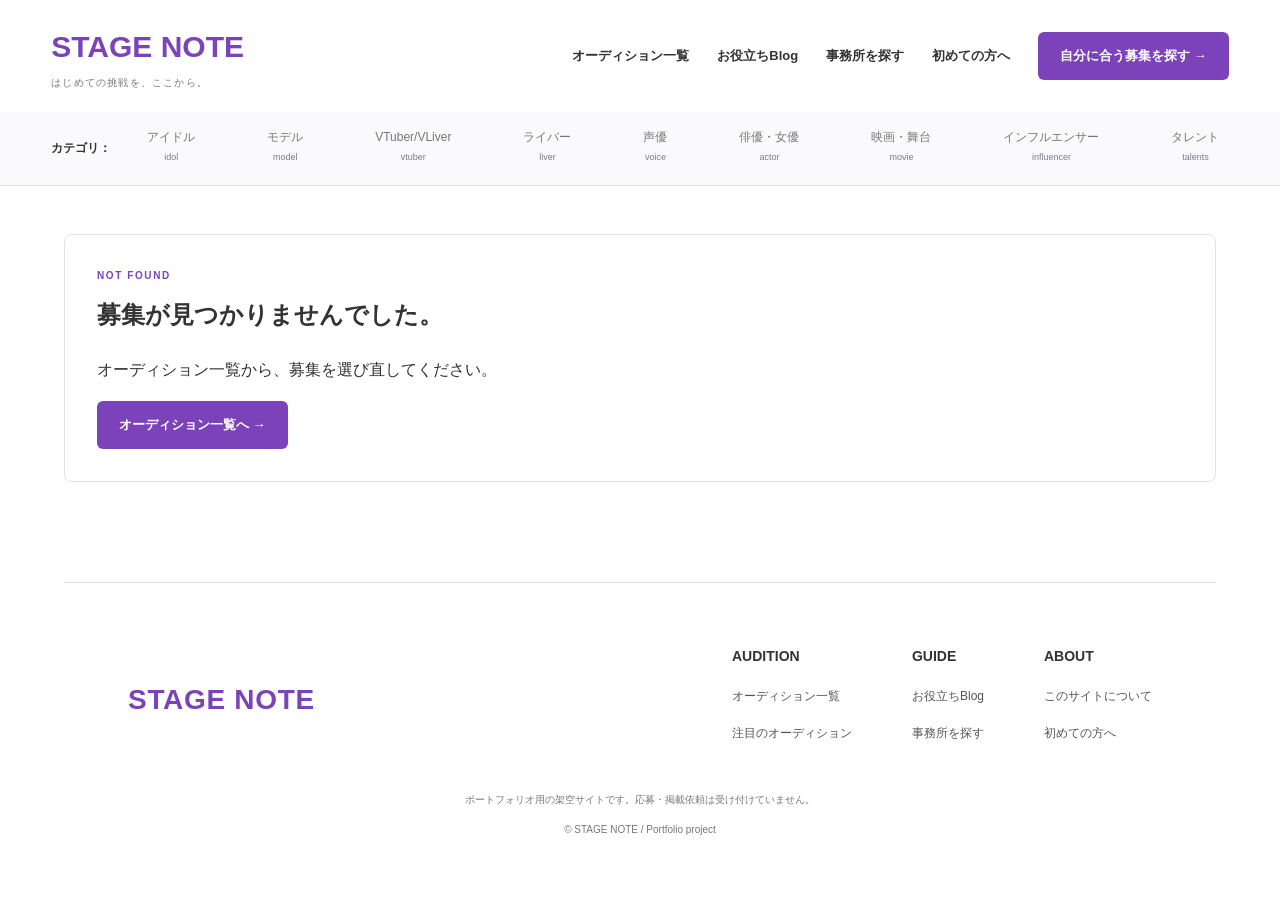
<file: application.html>
<!doctype html>
<html lang="ja">
<head>
  <meta charset="UTF-8">
  <meta name="viewport" content="width=device-width, initial-scale=1">
  <meta
    name="description"
    content="STAGE NOTEのオーディション詳細。掲載内容はポートフォリオ用の架空の募集です。"
  >
  <title>オーディション詳細｜STAGE NOTE</title>

  <link rel="stylesheet" href="application.css">
  <link rel="stylesheet" href="category.css">
  <link rel="stylesheet" href="footer.css">
</head>

<body class="detail-page">
  <a class="dt-skip" href="#main">本文へ移動</a>

  <header class="dt-header">
    <div class="dt-header-inner">
      <a class="dt-logo" href="index.html">
        STAGE NOTE
        <small>はじめての挑戦を、ここから。</small>
      </a>

      <button
        class="dt-menu-button"
        type="button"
        aria-controls="dt-navigation"
        aria-expanded="false"
        hidden
      >
        メニュー
      </button>

      <nav
        id="dt-navigation"
        class="dt-navigation"
        aria-label="メインナビゲーション"
      >
        <a href="audition.html">オーディション一覧</a>
        <a href="blog.html">お役立ちBlog</a>
        <a href="search.html">事務所を探す</a>
        <a href="index.html#first-guide">初めての方へ</a>
        <a class="dt-button" href="audition.html">
          自分に合う募集を探す →
        </a>
      </nav>
    </div>
  </header>

  <!-- 共通カテゴリー -->
  <nav class="site-category" aria-label="カテゴリから探す">
    <p class="site-category__label">カテゴリ：</p>
    <div class="site-category__scroll">
      <ul class="site-category__list">
        <li>
          <a href="audition.html?category=idol">
            <span>アイドル</span><small>idol</small>
          </a>
        </li>
        <li>
          <a href="audition.html?category=model">
            <span>モデル</span><small>model</small>
          </a>
        </li>
        <li>
          <a href="audition.html?category=vtuber">
            <span>VTuber/VLiver</span><small>vtuber</small>
          </a>
        </li>
        <li>
          <a href="audition.html?category=liver">
            <span>ライバー</span><small>liver</small>
          </a>
        </li>
        <li>
          <a href="audition.html?category=voice">
            <span>声優</span><small>voice</small>
          </a>
        </li>
        <li>
          <a href="audition.html?category=actor">
            <span>俳優・女優</span><small>actor</small>
          </a>
        </li>
        <li>
          <a href="audition.html?category=movie">
            <span>映画・舞台</span><small>movie</small>
          </a>
        </li>
        <li>
          <a href="audition.html?category=influencer">
            <span>インフルエンサー</span><small>influencer</small>
          </a>
        </li>
        <li>
          <a href="audition.html?category=talents">
            <span>タレント</span><small>talents</small>
          </a>
        </li>
        <li>
          <a href="audition.html?category=music">
            <span>音楽</span><small>music</small>
          </a>
        </li>
        <li>
          <a href="audition.html?category=work">
            <span>案件</span><small>work</small>
          </a>
        </li>
        <li>
          <a href="audition.html?category=media">
            <span>メディア</span><small>media</small>
          </a>
        </li>
      </ul>
    </div>
  </nav>

  <main id="main" class="dt-wrap">
    <!-- JSが実行されると非表示になります -->
    <p id="dt-loading" class="dt-message" role="status">
      募集内容を読み込んでいます。
      表示されない場合はJavaScriptの読み込みを確認してください。
    </p>

    <noscript>
      <p class="dt-message">
        詳細の表示にはJavaScriptが必要です。
        <a href="audition.html">オーディション一覧へ戻る</a>
      </p>
    </noscript>

    <!-- IDが存在しない場合 -->
    <section id="dt-error" class="dt-error" hidden>
      <p class="dt-eyebrow">NOT FOUND</p>
      <h1>募集が見つかりませんでした。</h1>
      <p>オーディション一覧から、募集を選び直してください。</p>
      <a class="dt-button" href="audition.html">
        オーディション一覧へ →
      </a>
    </section>

    <!-- 募集詳細 -->
    <div id="dt-content" hidden>
      <nav class="dt-breadcrumb" aria-label="パンくず">
        <ol>
          <li><a href="index.html">TOP</a></li>
          <li><a href="audition.html">オーディション一覧</a></li>
          <li>
            <a id="dt-category-link" href="audition.html"></a>
          </li>
          <li id="dt-breadcrumb-title" aria-current="page"></li>
        </ol>
      </nav>

      <p class="dt-notice">
        ポートフォリオ用の架空の募集です。実際の応募は受け付けていません。
      </p>

      <div class="dt-layout">
        <article class="dt-article">
          <header class="dt-article-header">
            <div class="dt-tags">
              <span id="dt-category" class="dt-tag"></span>
              <span id="dt-experience" class="dt-tag dt-tag-light"></span>
            </div>

            <h1 id="dt-title"></h1>
            <p id="dt-description" class="dt-intro"></p>

            <div class="dt-visual" id="dt-visual" aria-hidden="true">
              <span id="dt-visual-category"></span>
              <strong id="dt-visual-title"></strong>
              <small>はじめての挑戦を、ここから。</small>
            </div>
          </header>

          <!-- 募集のポイント -->
          <section class="dt-point" aria-labelledby="point-title">
            <p class="dt-eyebrow">POINT</p>
            <h2 id="point-title">この募集のポイント</h2>
            <ul id="dt-points"></ul>
          </section>

          <!-- ページ内リンク -->
          <nav class="dt-local-nav" aria-label="募集詳細の各項目へ">
            <a href="#overview">募集概要</a>
            <a href="#requirements">応募条件</a>
            <a href="#selection">選考の流れ</a>
            <a href="#after-selection">合格後の活動</a>
          </nav>

          <section class="dt-section" id="overview">
            <p class="dt-eyebrow">ABOUT</p>
            <h2>募集概要</h2>
            <p id="dt-overview" class="dt-paragraph"></p>
          </section>

          <section class="dt-section" id="requirements">
            <p class="dt-eyebrow">REQUIREMENTS</p>
            <h2>応募条件・募集要項</h2>

            <dl class="dt-specs">
              <div>
                <dt>応募資格</dt>
                <dd id="dt-qualification"></dd>
              </div>
              <div>
                <dt>活動エリア</dt>
                <dd id="dt-area"></dd>
              </div>
              <div>
                <dt>提出物</dt>
                <dd id="dt-materials"></dd>
              </div>
              <div>
                <dt>応募方法</dt>
                <dd>Web応募を想定したサンプルです。</dd>
              </div>
              <div>
                <dt>選考参加費</dt>
                <dd id="dt-fee"></dd>
              </div>
              <div>
                <dt>活動時の費用・報酬</dt>
                <dd id="dt-activity-terms"></dd>
              </div>
              <div>
                <dt>応募締切</dt>
                <dd><time id="dt-deadline"></time></dd>
              </div>
              <div>
                <dt>主催</dt>
                <dd id="dt-organizer"></dd>
              </div>
            </dl>
          </section>

          <section class="dt-section" id="selection">
            <p class="dt-eyebrow">SELECTION</p>
            <h2>選考の流れ</h2>
            <ol class="dt-steps" id="dt-steps"></ol>
          </section>

          <section class="dt-section" id="after-selection">
            <p class="dt-eyebrow">NEXT STEP</p>
            <h2>合格後の活動</h2>
            <p id="dt-after" class="dt-paragraph"></p>
          </section>

          <section class="dt-section">
            <p class="dt-eyebrow">FAQ</p>
            <h2>よくある質問</h2>
            <div class="dt-faq" id="dt-faq"></div>
          </section>

          <div class="dt-demo-note">
            <h2>この募集について</h2>
            <p>
              掲載内容はサイトの機能・デザインを紹介するためのサンプルです。
              応募フォームや個人情報の送信機能は設置していません。
            </p>
            <a class="dt-button" href="audition.html">
              ほかのオーディションを見る →
            </a>
          </div>
        </article>

        <!-- PCでは右側、スマホでは本文の下に表示 -->
        <aside class="dt-sidebar" aria-label="募集情報のまとめ">
          <div class="dt-summary">
            <p class="dt-eyebrow">AUDITION INFO</p>
            <h2>募集情報</h2>

            <dl>
              <div>
                <dt>カテゴリー</dt>
                <dd id="dt-summary-category"></dd>
              </div>
              <div>
                <dt>活動エリア</dt>
                <dd id="dt-summary-area"></dd>
              </div>
              <div>
                <dt>締切</dt>
                <dd id="dt-summary-deadline"></dd>
              </div>
            </dl>

            <a class="dt-button" href="#requirements">
              募集要項を確認する ↓
            </a>
            <p class="dt-summary-note">架空の募集・応募受付なし</p>
          </div>

          <a class="dt-blog-link" href="blog.html">
            <span>はじめての応募に</span>
            <strong>準備のヒントを読む →</strong>
          </a>
        </aside>
      </div>

      <section class="dt-related" aria-labelledby="related-title">
        <p class="dt-eyebrow">MORE AUDITIONS</p>
        <h2 id="related-title">ほかの募集も見てみる</h2>
        <ul id="dt-related-list"></ul>
      </section>
    </div>
  </main>

  <footer class="site-footer">
    <div class="site-footer__main">
      <a class="site-footer__logo" href="index.html">STAGE NOTE</a>

      <nav class="site-footer__nav" aria-label="フッターナビゲーション">
        <div class="site-footer__group">
          <h2>AUDITION</h2>
          <ul>
            <li><a href="audition.html">オーディション一覧</a></li>
            <li><a href="pick-up.html">注目のオーディション</a></li>
          </ul>
        </div>
        <div class="site-footer__group">
          <h2>GUIDE</h2>
          <ul>
            <li><a href="blog.html">お役立ちBlog</a></li>
            <li><a href="search.html">事務所を探す</a></li>
          </ul>
        </div>
        <div class="site-footer__group">
          <h2>ABOUT</h2>
          <ul>
            <li><a href="index.html#about-site">このサイトについて</a></li>
            <li><a href="index.html#first-guide">初めての方へ</a></li>
          </ul>
        </div>
      </nav>
    </div>

    <p class="site-footer__note">
      ポートフォリオ用の架空サイトです。応募・掲載依頼は受け付けていません。
    </p>
    <p class="site-footer__copyright">
      <small>© STAGE NOTE / Portfolio project</small>
    </p>
  </footer>

  <!-- この順番で読み込みます -->
  <script src="https://ajax.googleapis.com/ajax/libs/jquery/3.6.0/jquery.min.js"></script>
  <script src="js/audition-data.js"></script>
  <script src="js/application.js"></script>
</body>
</html>
</file>
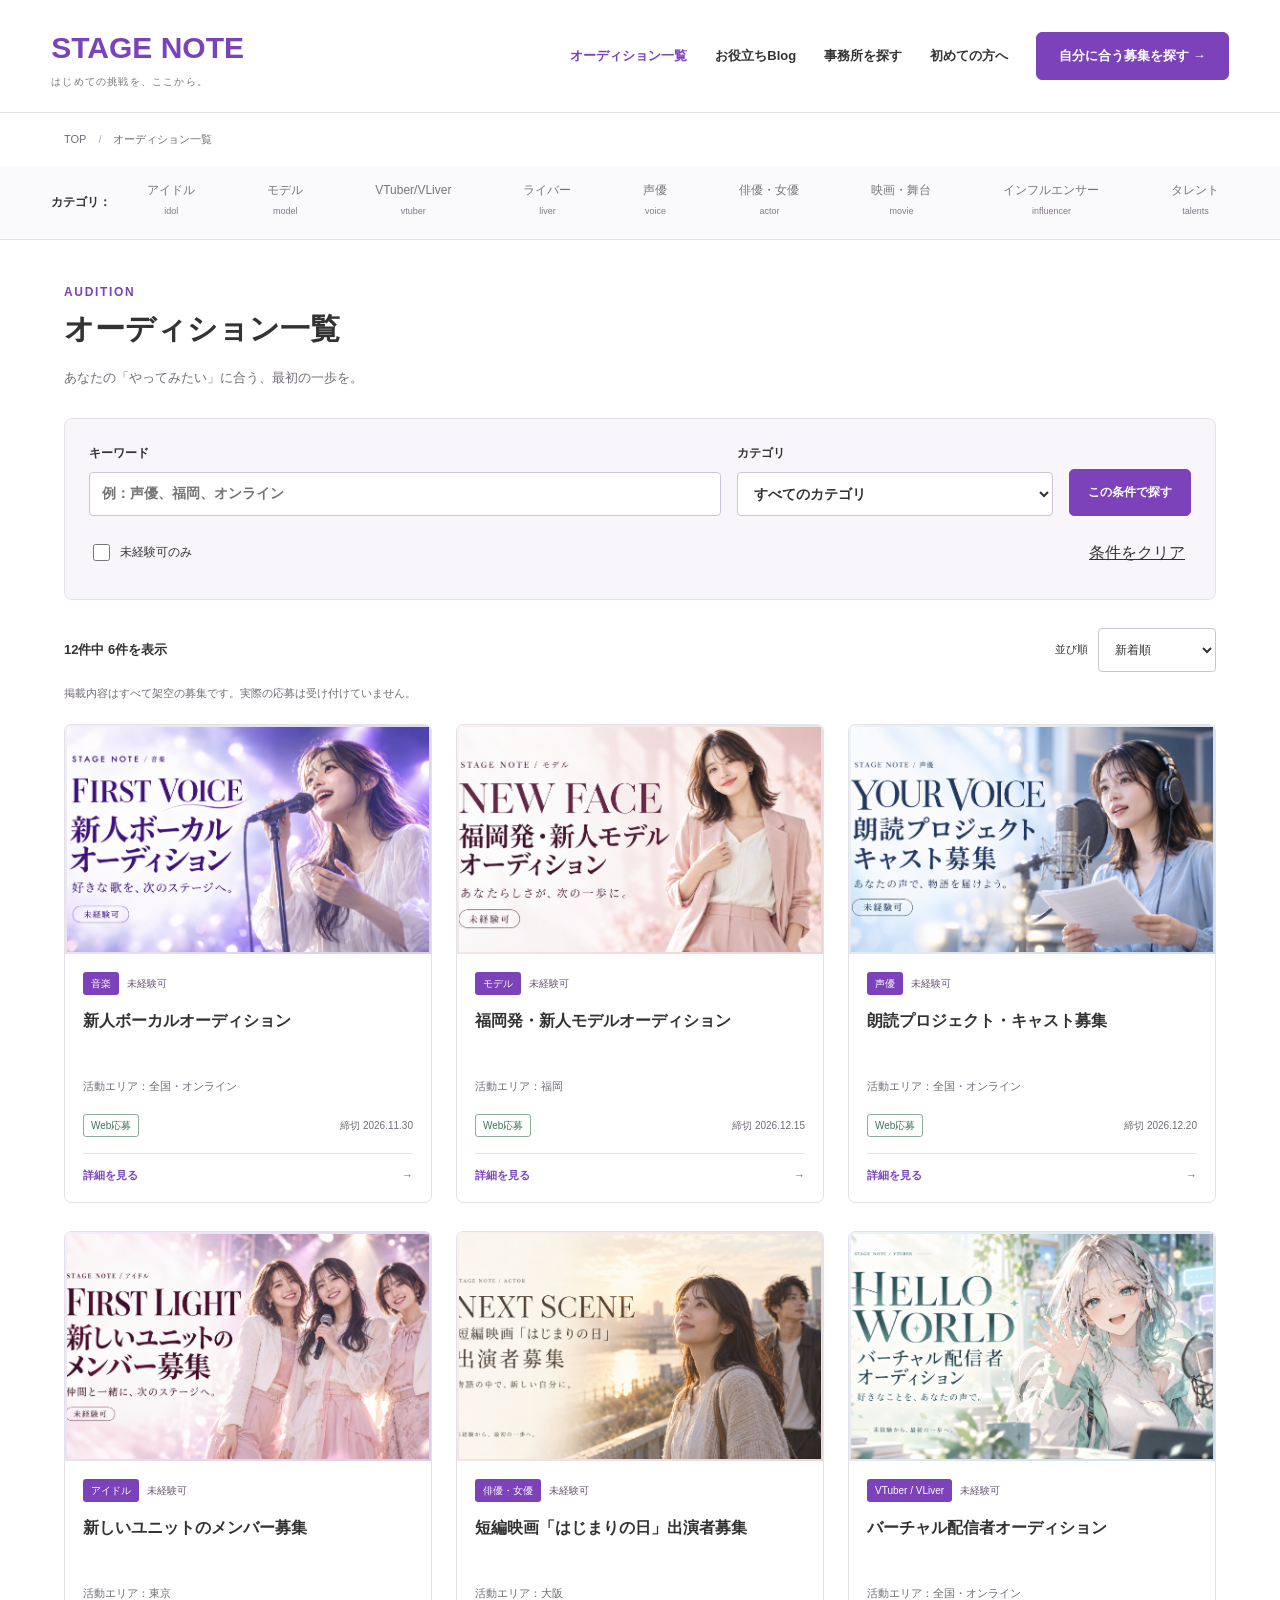
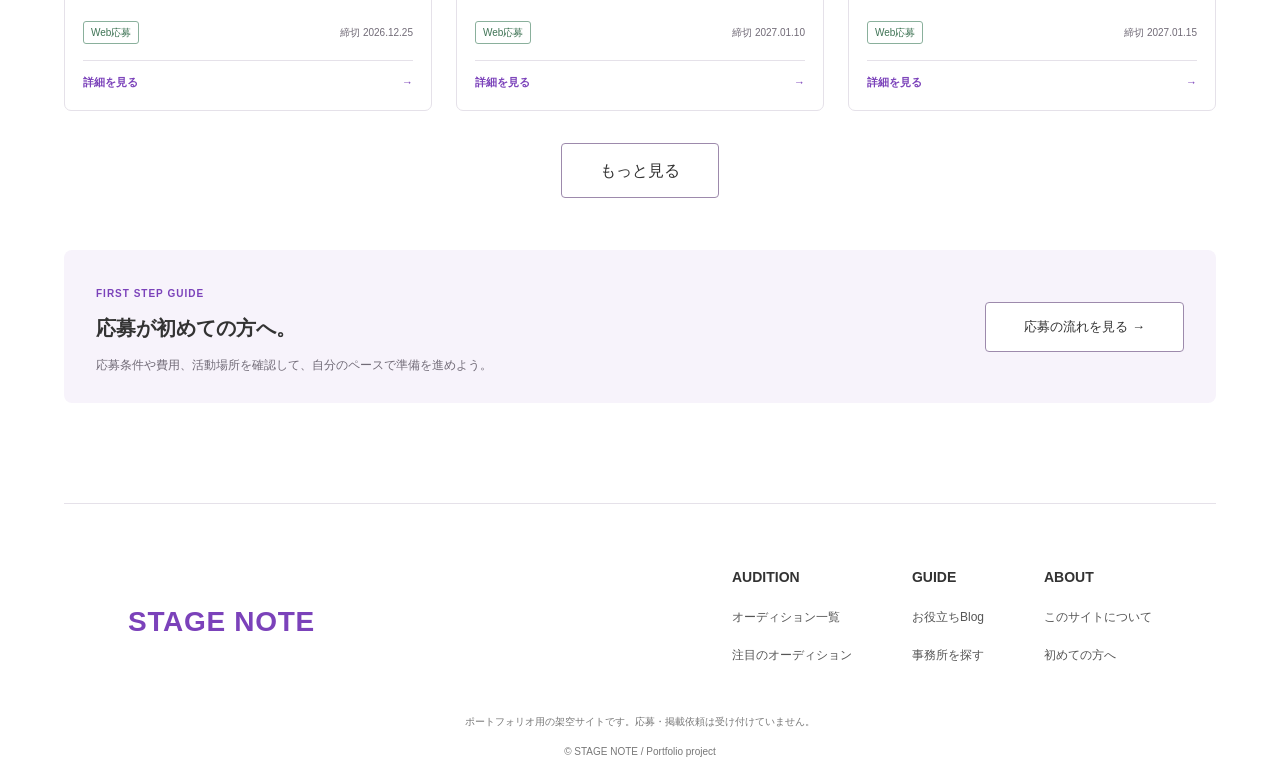
<file: audition.html>
<!doctype html>
<html lang="ja">

<head>
    <meta charset="utf-8">
    <meta name="viewport" content="width=device-width,initial-scale=1">
    <meta name="description" content="STAGE NOTEのオーディション一覧。カテゴリやキーワードから、自分に合う挑戦を探せます。ポートフォリオ用の架空サイトです。">
    <title>オーディション一覧｜STAGE NOTE</title>
    <link rel="stylesheet" href="audition.css">
    <link rel="stylesheet" href="category.css">
    <link rel="stylesheet" href="footer.css">
</head>

<body class="audition-page">
    <a class="au-skip" href="#main">本文へ移動</a>
    <header class="au-header">
        <div class="au-header-inner"><a class="au-logo" href="index.html">STAGE
                NOTE<small>はじめての挑戦を、ここから。</small></a><button class="au-menu-toggle" type="button" aria-expanded="false"
                aria-controls="au-navigation" hidden>メニュー</button>
            <nav id="au-navigation" class="au-nav" aria-label="メインナビゲーション"><a href="audition.html"
                    aria-current="page">オーディション一覧</a><a href="blog.html">お役立ちBlog</a><a href="search.html">事務所を探す</a><a
                    href="index.html#first-guide">初めての方へ</a><a class="au-button" href="#search-form">自分に合う募集を探す →</a>
            </nav>
        </div>
    </header>
    <main id="main">
        <nav class="au-breadcrumb au-wrap" aria-label="パンくず">
            <ol>
                <li><a href="index.html">TOP</a></li>
                <li aria-current="page">オーディション一覧</li>
            </ol>
        </nav>
        <nav class="site-category" aria-label="カテゴリから探す">
            <p class="site-category__label">カテゴリ：</p>

            <div class="site-category__scroll">
                <ul class="site-category__list">
                    <li>
                        <a href="audition.html?category=idol" data-category-link="idol">
                            <span>アイドル</span>
                            <small>idol</small>
                        </a>
                    </li>
                    <li>
                        <a href="audition.html?category=model" data-category-link="model">
                            <span>モデル</span>
                            <small>model</small>
                        </a>
                    </li>
                    <li>
                        <a href="audition.html?category=vtuber" data-category-link="vtuber">
                            <span>VTuber/VLiver</span>
                            <small>vtuber</small>
                        </a>
                    </li>
                    <li>
                        <a href="audition.html?category=liver" data-category-link="liver">
                            <span>ライバー</span>
                            <small>liver</small>
                        </a>
                    </li>
                    <li>
                        <a href="audition.html?category=voice" data-category-link="voice">
                            <span>声優</span>
                            <small>voice</small>
                        </a>
                    </li>
                    <li>
                        <a href="audition.html?category=actor" data-category-link="actor">
                            <span>俳優・女優</span>
                            <small>actor</small>
                        </a>
                    </li>
                    <li>
                        <a href="audition.html?category=movie" data-category-link="movie">
                            <span>映画・舞台</span>
                            <small>movie</small>
                        </a>
                    </li>
                    <li>
                        <a href="audition.html?category=influencer" data-category-link="influencer">
                            <span>インフルエンサー</span>
                            <small>influencer</small>
                        </a>
                    </li>
                    <li>
                        <a href="audition.html?category=talents" data-category-link="talents">
                            <span>タレント</span>
                            <small>talents</small>
                        </a>
                    </li>
                    <li>
                        <a href="audition.html?category=music" data-category-link="music">
                            <span>音楽</span>
                            <small>music</small>
                        </a>
                    </li>
                    <li>
                        <a href="audition.html?category=work" data-category-link="work">
                            <span>案件</span>
                            <small>work</small>
                        </a>
                    </li>
                    <li>
                        <a href="audition.html?category=media" data-category-link="media">
                            <span>メディア</span>
                            <small>media</small>
                        </a>
                    </li>
                </ul>
            </div>
        </nav>
        <section class="au-list-section au-wrap" aria-labelledby="page-title">
            <div class="au-heading">
                <p>AUDITION</p>
                <h1 id="page-title">オーディション一覧</h1><span>あなたの「やってみたい」に合う、最初の一歩を。</span>
            </div>
            <form class="au-search" id="search-form" role="search" aria-label="募集の絞り込み">
                <fieldset disabled>
                    <legend class="au-sr">募集の検索条件</legend>
                    <div class="au-search-fields"><label class="au-keyword">キーワード<input type="search" id="au-keyword"
                                name="q" placeholder="例：声優、福岡、オンライン" maxlength="100"></label><label>カテゴリ<select
                                id="au-category" name="category">
                                <option value="all">すべてのカテゴリ</option>
                                <option value="idol">アイドル</option>
                                <option value="model">モデル</option>
                                <option value="vtuber">VTuber / VLiver</option>
                                <option value="liver">ライバー</option>
                                <option value="voice">声優</option>
                                <option value="actor">俳優・女優</option>
                                <option value="movie">映画・舞台</option>
                                <option value="influencer">インフルエンサー</option>
                                <option value="talents">タレント</option>
                                <option value="music">音楽</option>
                                <option value="work">案件</option>
                                <option value="media">メディア</option>
                            </select></label><button class="au-button au-search-button" type="submit">この条件で探す</button>
                    </div>
                    <div class="au-search-bottom"><label class="au-check"><input id="au-beginner" type="checkbox"
                                name="beginner"> 未経験可のみ</label><button type="reset" class="au-reset">条件をクリア</button>
                    </div>
                </fieldset>
            </form>
            <noscript>
                <p class="au-notice">検索・並び替えにはJavaScriptが必要です。以下にすべての募集を表示しています。</p>
            </noscript>
            <div class="au-list-toolbar">
                <p id="au-count" role="status" aria-live="polite" aria-atomic="true">全12件を表示</p><label>並び順 <select
                        id="au-sort" disabled>
                        <option value="new">新着順</option>
                        <option value="deadline">締切が近い順</option>
                    </select></label>
            </div>
            <p class="au-notice">掲載内容はすべて架空の募集です。実際の応募は受け付けていません。</p>
            <ul class="au-grid" id="au-results" aria-label="オーディション一覧">
                <li class="au-card" data-category="music" data-search="新人ボーカルオーディション 全国・オンライン 音楽 FIRST VOICE"
                    data-deadline="2026-11-30" data-order="0" data-beginner="true">
                    <article><a href="application.html?id=vocal" class="au-card-link">
                            <div class="au-visual au-tone-0" aria-hidden="true">
                               <img src="img/new-vocal.png" alt="新人ボーカル">
                            </div>
                            <div class="au-card-body">
                                <div class="au-tags"><span class="au-tag">音楽</span><span
                                        class="au-condition">未経験可</span></div>
                                <h2>新人ボーカルオーディション</h2>
                                <p class="au-area">活動エリア：全国・オンライン</p>
                                <div class="au-card-meta"><span class="au-web">Web応募</span><span>締切 <time
                                            datetime="2026-11-30">2026.11.30</time></span></div><span
                                    class="au-card-detail">詳細を見る <span aria-hidden="true">→</span></span>
                            </div>
                        </a></article>
                </li>
                <li class="au-card" data-category="model" data-search="福岡発・新人モデルオーディション 福岡 モデル NEW FACE"
                    data-deadline="2026-12-15" data-order="1" data-beginner="true">
                    <article><a href="application.html?id=model" class="au-card-link">
                            <div class="au-visual au-tone-1" aria-hidden="true">
                                 <img src="img/新人モデル.png" alt="新人モデル">
                            </div>
                            <div class="au-card-body">
                                <div class="au-tags"><span class="au-tag">モデル</span><span
                                        class="au-condition">未経験可</span></div>
                                <h2>福岡発・新人モデルオーディション</h2>
                                <p class="au-area">活動エリア：福岡</p>
                                <div class="au-card-meta"><span class="au-web">Web応募</span><span>締切 <time
                                            datetime="2026-12-15">2026.12.15</time></span></div><span
                                    class="au-card-detail">詳細を見る <span aria-hidden="true">→</span></span>
                            </div>
                        </a></article>
                </li>
                <li class="au-card" data-category="voice" data-search="朗読プロジェクト・キャスト募集 全国・オンライン 声優 YOUR VOICE"
                    data-deadline="2026-12-20" data-order="2" data-beginner="true">
                    <article><a href="application.html?id=reading" class="au-card-link">
                            <div class="au-visual au-tone-2" aria-hidden="true">
                                 <img src="img/朗読プロジェクト.png" alt="朗読プロジェクト">
                            </div>
                            <div class="au-card-body">
                                <div class="au-tags"><span class="au-tag">声優</span><span
                                        class="au-condition">未経験可</span></div>
                                <h2>朗読プロジェクト・キャスト募集</h2>
                                <p class="au-area">活動エリア：全国・オンライン</p>
                                <div class="au-card-meta"><span class="au-web">Web応募</span><span>締切 <time
                                            datetime="2026-12-20">2026.12.20</time></span></div><span
                                    class="au-card-detail">詳細を見る <span aria-hidden="true">→</span></span>
                            </div>
                        </a></article>
                </li>
                <li class="au-card" data-category="idol" data-search="新しいユニットのメンバー募集 東京 アイドル FIRST LIGHT"
                    data-deadline="2026-12-25" data-order="3" data-beginner="true">
                    <article><a href="application.html?id=idol" class="au-card-link">
                            <div class="au-visual au-tone-0" aria-hidden="true">
                                <img src="img/新しいユニット.png" alt="新しいユニットのメンバー募集">
                            </div>
                            <div class="au-card-body">
                                <div class="au-tags"><span class="au-tag">アイドル</span><span
                                        class="au-condition">未経験可</span></div>
                                <h2>新しいユニットのメンバー募集</h2>
                                <p class="au-area">活動エリア：東京</p>
                                <div class="au-card-meta"><span class="au-web">Web応募</span><span>締切 <time
                                            datetime="2026-12-25">2026.12.25</time></span></div><span
                                    class="au-card-detail">詳細を見る <span aria-hidden="true">→</span></span>
                            </div>
                        </a></article>
                </li>
                <li class="au-card" data-category="actor" data-search="短編映画「はじまりの日」出演者募集 大阪 俳優・女優 NEXT SCENE"
                    data-deadline="2027-01-10" data-order="4" data-beginner="true">
                    <article><a href="application.html?id=actor" class="au-card-link">
                            <div class="au-visual au-tone-1" aria-hidden="true">
                                <img src="img/短編映画.png" alt="短編映画「はじまりの日」出演者募集">
                            </div>
                            <div class="au-card-body">
                                <div class="au-tags"><span class="au-tag">俳優・女優</span><span
                                        class="au-condition">未経験可</span></div>
                                <h2>短編映画「はじまりの日」出演者募集</h2>
                                <p class="au-area">活動エリア：大阪</p>
                                <div class="au-card-meta"><span class="au-web">Web応募</span><span>締切 <time
                                            datetime="2027-01-10">2027.01.10</time></span></div><span
                                    class="au-card-detail">詳細を見る <span aria-hidden="true">→</span></span>
                            </div>
                        </a></article>
                </li>
                <li class="au-card" data-category="vtuber"
                    data-search="バーチャル配信者オーディション 全国・オンライン VTuber / VLiver HELLO WORLD" data-deadline="2027-01-15"
                    data-order="5" data-beginner="true">
                    <article><a href="application.html?id=vtuber" class="au-card-link">
                            <div class="au-visual au-tone-2" aria-hidden="true">
                                <img src="img/virtual-streamer.png" alt="バーチャル配信者オーディション">
                            </div>
                            <div class="au-card-body">
                                <div class="au-tags"><span class="au-tag">VTuber / VLiver</span><span
                                        class="au-condition">未経験可</span></div>
                                <h2>バーチャル配信者オーディション</h2>
                                <p class="au-area">活動エリア：全国・オンライン</p>
                                <div class="au-card-meta"><span class="au-web">Web応募</span><span>締切 <time
                                            datetime="2027-01-15">2027.01.15</time></span></div><span
                                    class="au-card-detail">詳細を見る <span aria-hidden="true">→</span></span>
                            </div>
                        </a></article>
                </li>
                <li class="au-card" data-category="liver" data-search="トーク配信プロジェクト・新メンバー募集 全国・オンライン ライバー LIVE TOGETHER"
                    data-deadline="2026-11-15" data-order="6" data-beginner="true">
                    <article><a href="application.html?id=liver" class="au-card-link">
                            <div class="au-visual au-tone-0" aria-hidden="true">
                                <img src="img/トーク配信.png" alt="トーク配信プロジェクト・新メンバー募集">
                            </div>
                            <div class="au-card-body">
                                <div class="au-tags"><span class="au-tag">ライバー</span><span
                                        class="au-condition">未経験可</span></div>
                                <h2>トーク配信プロジェクト・新メンバー募集</h2>
                                <p class="au-area">活動エリア：全国・オンライン</p>
                                <div class="au-card-meta"><span class="au-web">Web応募</span><span>締切 <time
                                            datetime="2026-11-15">2026.11.15</time></span></div><span
                                    class="au-card-detail">詳細を見る <span aria-hidden="true">→</span></span>
                            </div>
                        </a></article>
                </li>
                <li class="au-card" data-category="movie" data-search="小劇場公演・アンサンブルキャスト募集 東京 映画・舞台 ON THE STAGE"
                    data-deadline="2026-11-20" data-order="7" data-beginner="false">
                    <article><a href="application.html?id=stage" class="au-card-link">
                            <div class="au-visual au-tone-1" aria-hidden="true">
                                <!-- 写真追加時は、この枠の中を img タグに置き換えます。 --><span>STAGE NOTE / 映画・舞台</span><strong>ON THE
                                    STAGE</strong><small>PHOTO SPACE</small>
                            </div>
                            <div class="au-card-body">
                                <div class="au-tags"><span class="au-tag">映画・舞台</span><span
                                        class="au-condition">経験者向け</span></div>
                                <h2>小劇場公演・アンサンブルキャスト募集</h2>
                                <p class="au-area">活動エリア：東京</p>
                                <div class="au-card-meta"><span class="au-web">Web応募</span><span>締切 <time
                                            datetime="2026-11-20">2026.11.20</time></span></div><span
                                    class="au-card-detail">詳細を見る <span aria-hidden="true">→</span></span>
                            </div>
                        </a></article>
                </li>
                <li class="au-card" data-category="influencer"
                    data-search="日常の魅力を届けるクリエイター募集 全国・オンライン インフルエンサー YOUR STYLE" data-deadline="2026-12-10"
                    data-order="8" data-beginner="true">
                    <article><a href="application.html?id=creator" class="au-card-link">
                            <div class="au-visual au-tone-2" aria-hidden="true">
                                <!-- 写真追加時は、この枠の中を img タグに置き換えます。 --><span>STAGE NOTE / インフルエンサー</span><strong>YOUR
                                    STYLE</strong><small>PHOTO SPACE</small>
                            </div>
                            <div class="au-card-body">
                                <div class="au-tags"><span class="au-tag">インフルエンサー</span><span
                                        class="au-condition">未経験可</span></div>
                                <h2>日常の魅力を届けるクリエイター募集</h2>
                                <p class="au-area">活動エリア：全国・オンライン</p>
                                <div class="au-card-meta"><span class="au-web">Web応募</span><span>締切 <time
                                            datetime="2026-12-10">2026.12.10</time></span></div><span
                                    class="au-card-detail">詳細を見る <span aria-hidden="true">→</span></span>
                            </div>
                        </a></article>
                </li>
                <li class="au-card" data-category="talents" data-search="地域イベント・新人タレント募集 福岡 タレント BE YOURSELF"
                    data-deadline="2026-11-25" data-order="9" data-beginner="true">
                    <article><a href="application.html?id=talent" class="au-card-link">
                            <div class="au-visual au-tone-0" aria-hidden="true">
                                <!-- 写真追加時は、この枠の中を img タグに置き換えます。 --><span>STAGE NOTE / タレント</span><strong>BE
                                    YOURSELF</strong><small>PHOTO SPACE</small>
                            </div>
                            <div class="au-card-body">
                                <div class="au-tags"><span class="au-tag">タレント</span><span
                                        class="au-condition">未経験可</span></div>
                                <h2>地域イベント・新人タレント募集</h2>
                                <p class="au-area">活動エリア：福岡</p>
                                <div class="au-card-meta"><span class="au-web">Web応募</span><span>締切 <time
                                            datetime="2026-11-25">2026.11.25</time></span></div><span
                                    class="au-card-detail">詳細を見る <span aria-hidden="true">→</span></span>
                            </div>
                        </a></article>
                </li>
                <li class="au-card" data-category="work" data-search="ブランド紹介動画・出演モデル募集 大阪 案件 CREATE MORE"
                    data-deadline="2026-12-05" data-order="10" data-beginner="false">
                    <article><a href="application.html?id=brand" class="au-card-link">
                            <div class="au-visual au-tone-1" aria-hidden="true">
                                <!-- 写真追加時は、この枠の中を img タグに置き換えます。 --><span>STAGE NOTE / 案件</span><strong>CREATE
                                    MORE</strong><small>PHOTO SPACE</small>
                            </div>
                            <div class="au-card-body">
                                <div class="au-tags"><span class="au-tag">案件</span><span
                                        class="au-condition">経験者向け</span></div>
                                <h2>ブランド紹介動画・出演モデル募集</h2>
                                <p class="au-area">活動エリア：大阪</p>
                                <div class="au-card-meta"><span class="au-web">Web応募</span><span>締切 <time
                                            datetime="2026-12-05">2026.12.05</time></span></div><span
                                    class="au-card-detail">詳細を見る <span aria-hidden="true">→</span></span>
                            </div>
                        </a></article>
                </li>
                <li class="au-card" data-category="media" data-search="街の魅力を伝える番組リポーター募集 福岡 メディア LOCAL STORY"
                    data-deadline="2026-12-18" data-order="11" data-beginner="true">
                    <article><a href="application.html?id=reporter" class="au-card-link">
                            <div class="au-visual au-tone-2" aria-hidden="true">
                                <!-- 写真追加時は、この枠の中を img タグに置き換えます。 --><span>STAGE NOTE / メディア</span><strong>LOCAL
                                    STORY</strong><small>PHOTO SPACE</small>
                            </div>
                            <div class="au-card-body">
                                <div class="au-tags"><span class="au-tag">メディア</span><span
                                        class="au-condition">未経験可</span></div>
                                <h2>街の魅力を伝える番組リポーター募集</h2>
                                <p class="au-area">活動エリア：福岡</p>
                                <div class="au-card-meta"><span class="au-web">Web応募</span><span>締切 <time
                                            datetime="2026-12-18">2026.12.18</time></span></div><span
                                    class="au-card-detail">詳細を見る <span aria-hidden="true">→</span></span>
                            </div>
                        </a></article>
                </li>
            </ul>
            <div class="au-empty" hidden>
                <h2>条件に合う募集が見つかりませんでした。</h2>
                <p>キーワードを短くするか、カテゴリや「未経験可のみ」の条件を変更してみてください。</p><button type="button" class="au-button"
                    id="au-empty-reset">すべての募集を見る</button>
            </div>
            <div class="au-more-wrap"><button class="au-more" id="au-more" type="button" hidden>もっと見る</button></div>
        </section>
        <aside class="au-guide au-wrap" aria-labelledby="guide-title">
            <div><span>FIRST STEP GUIDE</span>
                <h2 id="guide-title">応募が初めての方へ。</h2>
                <p>応募条件や費用、活動場所を確認して、自分のペースで準備を進めよう。</p>
            </div><a class="au-outline" href="index.html#first-guide">応募の流れを見る →</a>
        </aside>
    </main>
    <footer class="site-footer">
        <div class="site-footer__main">
            <a class="site-footer__logo" href="index.html">
                STAGE NOTE
            </a>

            <nav class="site-footer__nav" aria-label="フッターナビゲーション">
                <div class="site-footer__group">
                    <h2>AUDITION</h2>
                    <ul>
                        <li>
                            <a href="audition.html">オーディション一覧</a>
                        </li>
                        <li>
                            <a href="pick-up.html">注目のオーディション</a>
                        </li>
                    </ul>
                </div>

                <div class="site-footer__group">
                    <h2>GUIDE</h2>
                    <ul>
                        <li>
                            <a href="blog.html">お役立ちBlog</a>
                        </li>
                        <li>
                            <a href="search.html">事務所を探す</a>
                        </li>
                    </ul>
                </div>

                <div class="site-footer__group">
                    <h2>ABOUT</h2>
                    <ul>
                        <li>
                            <a href="index.html#about-site">このサイトについて</a>
                        </li>
                        <li>
                            <a href="index.html#first-guide">初めての方へ</a>
                        </li>
                    </ul>
                </div>
            </nav>
        </div>

        <p class="site-footer__note">
            ポートフォリオ用の架空サイトです。応募・掲載依頼は受け付けていません。
        </p>

        <p class="site-footer__copyright">
            <small>© STAGE NOTE / Portfolio project</small>
        </p>
    </footer>
    <script src="https://ajax.googleapis.com/ajax/libs/jquery/3.7.1/jquery.min.js" defer></script>
    <script src="js/audition.js" defer></script>
</body>

</html>
</file>
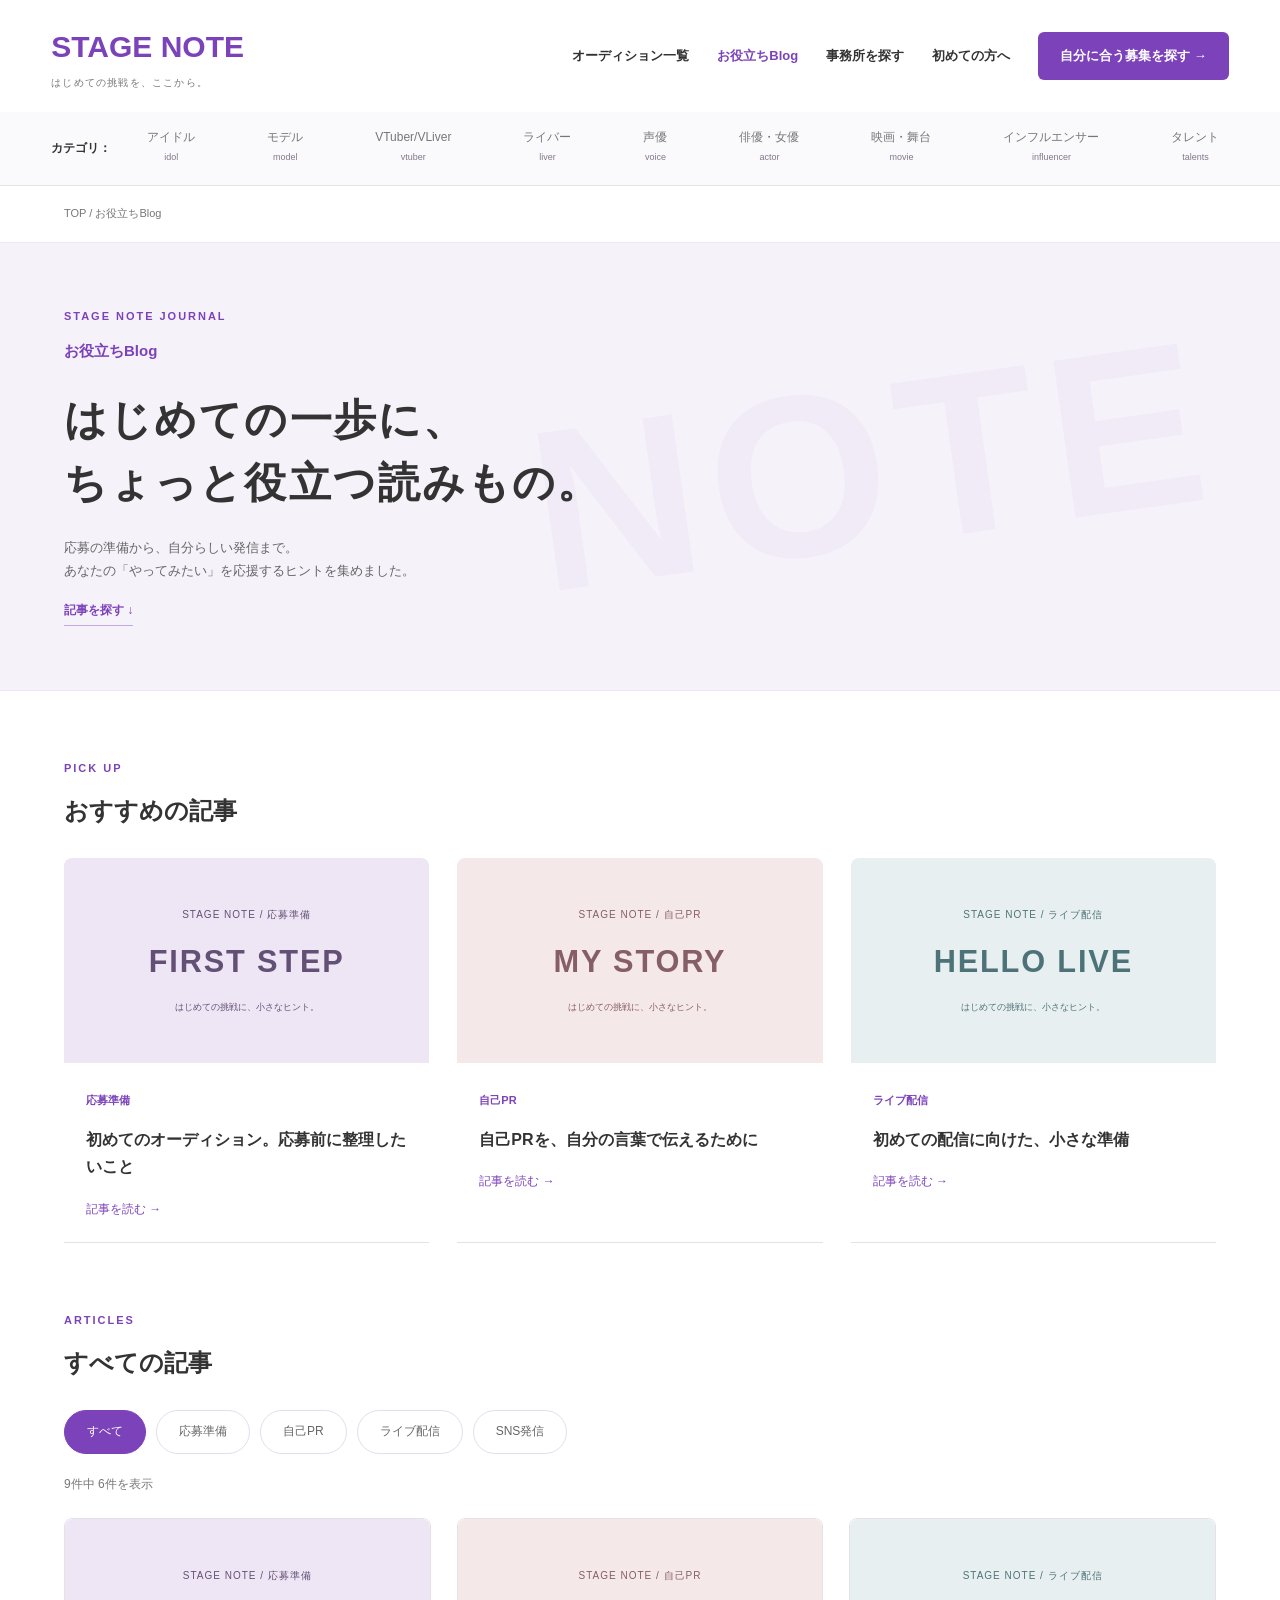
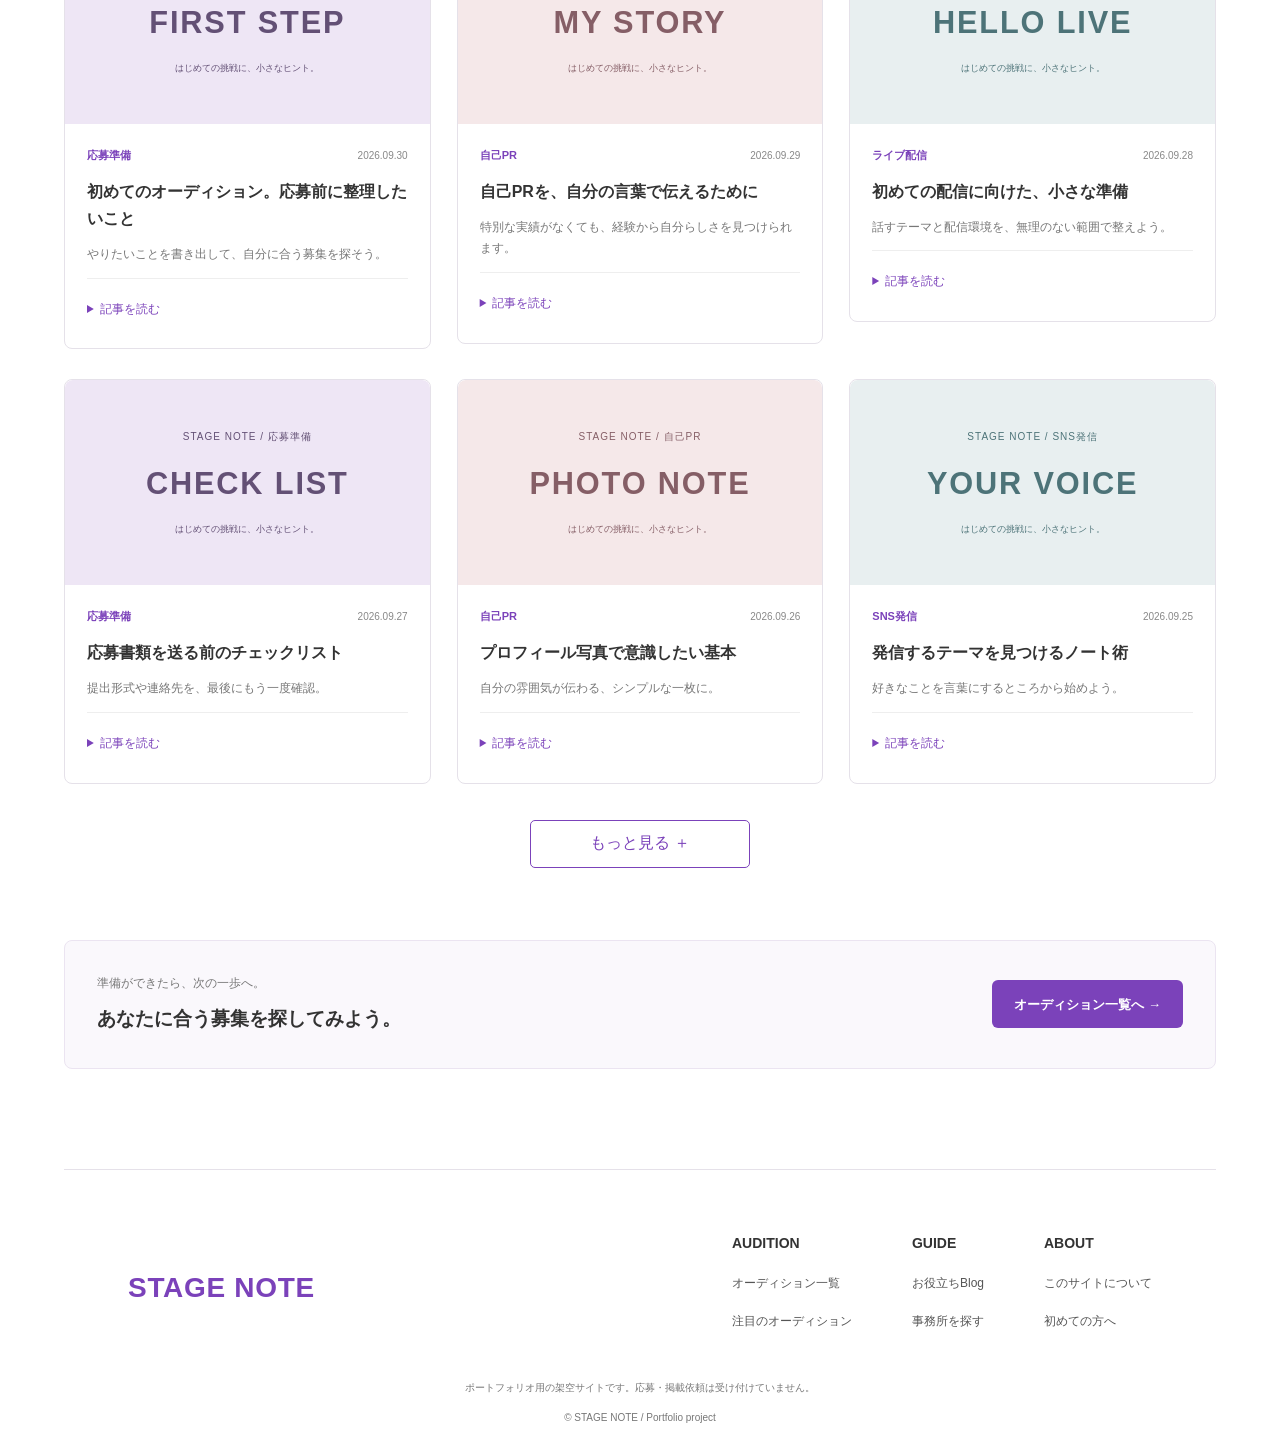
<file: blog.html>
<!doctype html>
<html lang="ja">
<head>
  <meta charset="UTF-8">
  <meta name="viewport" content="width=device-width, initial-scale=1">
  <title>お役立ちBlog｜STAGE NOTE</title>
  <meta
    name="description"
    content="初めてのオーディション、自己PR、ライブ配信のヒントを届けるSTAGE NOTEのお役立ちBlog。ポートフォリオ用の架空サイトです。"
  >

  <link rel="stylesheet" href="blog.css">
  <link rel="stylesheet" href="category.css">
  <link rel="stylesheet" href="footer.css">
</head>

<body class="blog-page">
  <a class="bl-skip" href="#main">本文へ移動</a>

  <!-- ヘッダー -->
  <header class="bl-header">
    <div class="bl-header-inner">
      <a class="bl-logo" href="index.html">
        STAGE NOTE
        <small>はじめての挑戦を、ここから。</small>
      </a>

      <button
        class="bl-menu-toggle"
        type="button"
        aria-expanded="false"
        aria-controls="bl-navigation"
        hidden
      >
        メニュー
      </button>

      <nav
        id="bl-navigation"
        class="bl-nav"
        aria-label="メインナビゲーション"
      >
        <a href="audition.html">オーディション一覧</a>
        <a href="blog.html" aria-current="page">お役立ちBlog</a>
        <a href="search.html">事務所を探す</a>
        <a href="index.html#first-guide">初めての方へ</a>
        <a class="bl-button" href="audition.html">
          自分に合う募集を探す →
        </a>
      </nav>
    </div>
  </header>

  <!-- 共通カテゴリー -->
  <nav class="site-category" aria-label="カテゴリから探す">
    <p class="site-category__label">カテゴリ：</p>

    <div class="site-category__scroll">
      <ul class="site-category__list">
        <li>
          <a href="audition.html?category=idol" data-category-link="idol">
            <span>アイドル</span>
            <small>idol</small>
          </a>
        </li>
        <li>
          <a href="audition.html?category=model" data-category-link="model">
            <span>モデル</span>
            <small>model</small>
          </a>
        </li>
        <li>
          <a href="audition.html?category=vtuber" data-category-link="vtuber">
            <span>VTuber/VLiver</span>
            <small>vtuber</small>
          </a>
        </li>
        <li>
          <a href="audition.html?category=liver" data-category-link="liver">
            <span>ライバー</span>
            <small>liver</small>
          </a>
        </li>
        <li>
          <a href="audition.html?category=voice" data-category-link="voice">
            <span>声優</span>
            <small>voice</small>
          </a>
        </li>
        <li>
          <a href="audition.html?category=actor" data-category-link="actor">
            <span>俳優・女優</span>
            <small>actor</small>
          </a>
        </li>
        <li>
          <a href="audition.html?category=movie" data-category-link="movie">
            <span>映画・舞台</span>
            <small>movie</small>
          </a>
        </li>
        <li>
          <a
            href="audition.html?category=influencer"
            data-category-link="influencer"
          >
            <span>インフルエンサー</span>
            <small>influencer</small>
          </a>
        </li>
        <li>
          <a href="audition.html?category=talents" data-category-link="talents">
            <span>タレント</span>
            <small>talents</small>
          </a>
        </li>
        <li>
          <a href="audition.html?category=music" data-category-link="music">
            <span>音楽</span>
            <small>music</small>
          </a>
        </li>
        <li>
          <a href="audition.html?category=work" data-category-link="work">
            <span>案件</span>
            <small>work</small>
          </a>
        </li>
        <li>
          <a href="audition.html?category=media" data-category-link="media">
            <span>メディア</span>
            <small>media</small>
          </a>
        </li>
      </ul>
    </div>
  </nav>

  <main id="main">
    <!-- パンくず -->
    <nav class="bl-breadcrumb bl-wrap" aria-label="パンくず">
      <a href="index.html">TOP</a>
      <span aria-hidden="true"> / </span>
      <span aria-current="page">お役立ちBlog</span>
    </nav>

    <!-- メインビジュアル -->
    <section class="bl-hero" aria-labelledby="blog-title">
      <div class="bl-wrap">
        <p class="bl-eyebrow">STAGE NOTE JOURNAL</p>
        <h1 id="blog-title">お役立ちBlog</h1>

        <p class="bl-hero-copy">
          はじめての一歩に、<br>
          ちょっと役立つ読みもの。
        </p>

        <p>
          応募の準備から、自分らしい発信まで。<br>
          あなたの「やってみたい」を応援するヒントを集めました。
        </p>

        <a class="bl-hero-link" href="#articles">記事を探す ↓</a>
      </div>
    </section>

    <div class="bl-wrap">
      <!-- おすすめの記事 -->
      <section class="bl-section" aria-labelledby="pickup-title">
        <div class="bl-heading">
          <p>PICK UP</p>
          <h2 id="pickup-title">おすすめの記事</h2>
        </div>

        <ul class="bl-pick-list">
          <li>
            <a class="bl-pick-card" href="#article-1">
              <div class="bl-visual bl-tone-0" aria-hidden="true">
                <span>STAGE NOTE / 応募準備</span>
                <strong>FIRST STEP</strong>
                <small>はじめての挑戦に、小さなヒント。</small>
              </div>

              <div class="bl-card-body">
                <span class="bl-tag">応募準備</span>
                <h3>初めてのオーディション。応募前に整理したいこと</h3>
                <span class="bl-read">記事を読む →</span>
              </div>
            </a>
          </li>

          <li>
            <a class="bl-pick-card" href="#article-2">
              <div class="bl-visual bl-tone-1" aria-hidden="true">
                <span>STAGE NOTE / 自己PR</span>
                <strong>MY STORY</strong>
                <small>はじめての挑戦に、小さなヒント。</small>
              </div>

              <div class="bl-card-body">
                <span class="bl-tag">自己PR</span>
                <h3>自己PRを、自分の言葉で伝えるために</h3>
                <span class="bl-read">記事を読む →</span>
              </div>
            </a>
          </li>

          <li>
            <a class="bl-pick-card" href="#article-3">
              <div class="bl-visual bl-tone-2" aria-hidden="true">
                <span>STAGE NOTE / ライブ配信</span>
                <strong>HELLO LIVE</strong>
                <small>はじめての挑戦に、小さなヒント。</small>
              </div>

              <div class="bl-card-body">
                <span class="bl-tag">ライブ配信</span>
                <h3>初めての配信に向けた、小さな準備</h3>
                <span class="bl-read">記事を読む →</span>
              </div>
            </a>
          </li>
        </ul>
      </section>

      <!-- すべての記事 -->
      <section
        class="bl-section"
        id="articles"
        aria-labelledby="articles-title"
      >
        <div class="bl-heading">
          <p>ARTICLES</p>
          <h2 id="articles-title">すべての記事</h2>
        </div>

        <div
          class="bl-filters"
          role="group"
          aria-label="記事カテゴリー"
          hidden
        >
          <button type="button" data-filter="all" aria-pressed="true">
            すべて
          </button>
          <button type="button" data-filter="prepare" aria-pressed="false">
            応募準備
          </button>
          <button type="button" data-filter="profile" aria-pressed="false">
            自己PR
          </button>
          <button type="button" data-filter="live" aria-pressed="false">
            ライブ配信
          </button>
          <button type="button" data-filter="sns" aria-pressed="false">
            SNS発信
          </button>
        </div>

        <p
          id="bl-count"
          role="status"
          aria-live="polite"
          aria-atomic="true"
        >
          全9件の記事
        </p>

        <ul class="bl-grid">
          <!-- 記事1 -->
          <li class="bl-card" data-topic="prepare" id="article-1">
            <article>
              <div class="bl-visual bl-tone-0" aria-hidden="true">
                <span>STAGE NOTE / 応募準備</span>
                <strong>FIRST STEP</strong>
                <small>はじめての挑戦に、小さなヒント。</small>
              </div>

              <div class="bl-card-body">
                <p class="bl-meta">
                  <span class="bl-tag">応募準備</span>
                  <time datetime="2026-09-30">2026.09.30</time>
                </p>

                <h3>初めてのオーディション。応募前に整理したいこと</h3>
                <p>やりたいことを書き出して、自分に合う募集を探そう。</p>

                <details>
                  <summary>記事を読む</summary>
                  <div class="bl-article-text">
                    <p>
                      まずは興味のある活動と、参加できる曜日・場所を書き出しましょう。
                      募集要項の応募条件、提出物、締切を確認し、準備する順番を決めます。
                      わからない点は、募集元の案内を確認してから応募しましょう。
                    </p>
                  </div>
                </details>
              </div>
            </article>
          </li>

          <!-- 記事2 -->
          <li class="bl-card" data-topic="profile" id="article-2">
            <article>
              <div class="bl-visual bl-tone-1" aria-hidden="true">
                <span>STAGE NOTE / 自己PR</span>
                <strong>MY STORY</strong>
                <small>はじめての挑戦に、小さなヒント。</small>
              </div>

              <div class="bl-card-body">
                <p class="bl-meta">
                  <span class="bl-tag">自己PR</span>
                  <time datetime="2026-09-29">2026.09.29</time>
                </p>

                <h3>自己PRを、自分の言葉で伝えるために</h3>
                <p>特別な実績がなくても、経験から自分らしさを見つけられます。</p>

                <details>
                  <summary>記事を読む</summary>
                  <div class="bl-article-text">
                    <p>
                      続けてきたこと、工夫したこと、誰かに喜んでもらえたことを一つ選びます。
                      「何をしたか」「どんな工夫をしたか」「これからどう活かしたいか」の順で書くと、
                      話の流れを整理できます。
                      声に出して読み、言いにくい表現は普段の言葉に直しましょう。
                    </p>
                  </div>
                </details>
              </div>
            </article>
          </li>

          <!-- 記事3 -->
          <li class="bl-card" data-topic="live" id="article-3">
            <article>
              <div class="bl-visual bl-tone-2" aria-hidden="true">
                <span>STAGE NOTE / ライブ配信</span>
                <strong>HELLO LIVE</strong>
                <small>はじめての挑戦に、小さなヒント。</small>
              </div>

              <div class="bl-card-body">
                <p class="bl-meta">
                  <span class="bl-tag">ライブ配信</span>
                  <time datetime="2026-09-28">2026.09.28</time>
                </p>

                <h3>初めての配信に向けた、小さな準備</h3>
                <p>話すテーマと配信環境を、無理のない範囲で整えよう。</p>

                <details>
                  <summary>記事を読む</summary>
                  <div class="bl-article-text">
                    <p>
                      最初に話すテーマを一つ決め、あいさつと締めくくりをメモしておきます。
                      事前に録音して声の聞こえ方を確かめ、
                      背景に住所や個人情報が映っていないかも確認しましょう。
                      終了後は、話しやすかった内容を次回のメモに残します。
                    </p>
                  </div>
                </details>
              </div>
            </article>
          </li>

          <!-- 記事4 -->
          <li class="bl-card" data-topic="prepare" id="article-4">
            <article>
              <div class="bl-visual bl-tone-0" aria-hidden="true">
                <span>STAGE NOTE / 応募準備</span>
                <strong>CHECK LIST</strong>
                <small>はじめての挑戦に、小さなヒント。</small>
              </div>

              <div class="bl-card-body">
                <p class="bl-meta">
                  <span class="bl-tag">応募準備</span>
                  <time datetime="2026-09-27">2026.09.27</time>
                </p>

                <h3>応募書類を送る前のチェックリスト</h3>
                <p>提出形式や連絡先を、最後にもう一度確認。</p>

                <details>
                  <summary>記事を読む</summary>
                  <div class="bl-article-text">
                    <p>
                      氏名と連絡先の入力、指定されたファイル形式、写真の枚数、添付漏れを確認します。
                      提出する内容を保存しておくと、面接前に振り返れます。
                      送信後は受付案内の有無と、今後の連絡方法を確認しましょう。
                    </p>
                  </div>
                </details>
              </div>
            </article>
          </li>

          <!-- 記事5 -->
          <li class="bl-card" data-topic="profile" id="article-5">
            <article>
              <div class="bl-visual bl-tone-1" aria-hidden="true">
                <span>STAGE NOTE / 自己PR</span>
                <strong>PHOTO NOTE</strong>
                <small>はじめての挑戦に、小さなヒント。</small>
              </div>

              <div class="bl-card-body">
                <p class="bl-meta">
                  <span class="bl-tag">自己PR</span>
                  <time datetime="2026-09-26">2026.09.26</time>
                </p>

                <h3>プロフィール写真で意識したい基本</h3>
                <p>自分の雰囲気が伝わる、シンプルな一枚に。</p>

                <details>
                  <summary>記事を読む</summary>
                  <div class="bl-article-text">
                    <p>
                      まず募集元が指定する撮影条件を確認します。
                      顔に影がかかりにくい場所を選び、背景や服装をすっきり整えましょう。
                      加工に頼るより、ピントや明るさ、構図を見直すと、
                      今の自分が伝わりやすくなります。
                    </p>
                  </div>
                </details>
              </div>
            </article>
          </li>

          <!-- 記事6 -->
          <li class="bl-card" data-topic="sns" id="article-6">
            <article>
              <div class="bl-visual bl-tone-2" aria-hidden="true">
                <span>STAGE NOTE / SNS発信</span>
                <strong>YOUR VOICE</strong>
                <small>はじめての挑戦に、小さなヒント。</small>
              </div>

              <div class="bl-card-body">
                <p class="bl-meta">
                  <span class="bl-tag">SNS発信</span>
                  <time datetime="2026-09-25">2026.09.25</time>
                </p>

                <h3>発信するテーマを見つけるノート術</h3>
                <p>好きなことを言葉にするところから始めよう。</p>

                <details>
                  <summary>記事を読む</summary>
                  <div class="bl-article-text">
                    <p>
                      好きなこと、最近学んだこと、誰かに紹介したいことを三つずつ書きます。
                      その中から続けて話せそうなテーマを選び、投稿の下書きを作ります。
                      公開前には、写真や文章を掲載してよいか、
                      個人情報が含まれていないかを確認しましょう。
                    </p>
                  </div>
                </details>
              </div>
            </article>
          </li>

          <!-- 記事7 -->
          <li class="bl-card" data-topic="prepare" id="article-7">
            <article>
              <div class="bl-visual bl-tone-0" aria-hidden="true">
                <span>STAGE NOTE / 応募準備</span>
                <strong>BE READY</strong>
                <small>はじめての挑戦に、小さなヒント。</small>
              </div>

              <div class="bl-card-body">
                <p class="bl-meta">
                  <span class="bl-tag">応募準備</span>
                  <time datetime="2026-09-24">2026.09.24</time>
                </p>

                <h3>オーディション前日の持ち物と予定</h3>
                <p>当日に慌てないための準備を、ひとつずつ。</p>

                <details>
                  <summary>記事を読む</summary>
                  <div class="bl-article-text">
                    <p>
                      案内メールを読み返し、集合場所、時刻、持ち物を確認します。
                      移動経路を調べ、提出したプロフィールにも目を通しておきましょう。
                      指定がある持ち物はまとめて、朝に確認できる場所に置きます。
                    </p>
                  </div>
                </details>
              </div>
            </article>
          </li>

          <!-- 記事8 -->
          <li class="bl-card" data-topic="live" id="article-8">
            <article>
              <div class="bl-visual bl-tone-1" aria-hidden="true">
                <span>STAGE NOTE / ライブ配信</span>
                <strong>TALK NOTE</strong>
                <small>はじめての挑戦に、小さなヒント。</small>
              </div>

              <div class="bl-card-body">
                <p class="bl-meta">
                  <span class="bl-tag">ライブ配信</span>
                  <time datetime="2026-09-23">2026.09.23</time>
                </p>

                <h3>話すことが浮かばないときのテーマ集</h3>
                <p>日常の小さな出来事も、会話のきっかけになります。</p>

                <details>
                  <summary>記事を読む</summary>
                  <div class="bl-article-text">
                    <p>
                      最近気になったもの、練習していること、これから挑戦したいことをメモします。
                      一つの話題に「きっかけ」「感想」「次にしたいこと」を添えると、
                      話を広げやすくなります。
                      第三者のプライバシーに関わる話題は避けましょう。
                    </p>
                  </div>
                </details>
              </div>
            </article>
          </li>

          <!-- 記事9 -->
          <li class="bl-card" data-topic="sns" id="article-9">
            <article>
              <div class="bl-visual bl-tone-2" aria-hidden="true">
                <span>STAGE NOTE / SNS発信</span>
                <strong>MY PACE</strong>
                <small>はじめての挑戦に、小さなヒント。</small>
              </div>

              <div class="bl-card-body">
                <p class="bl-meta">
                  <span class="bl-tag">SNS発信</span>
                  <time datetime="2026-09-22">2026.09.22</time>
                </p>

                <h3>発信を続ける、自分に合ったペース</h3>
                <p>無理のない頻度から、少しずつ習慣に。</p>

                <details>
                  <summary>記事を読む</summary>
                  <div class="bl-article-text">
                    <p>
                      撮影や文章作りに使える時間を考え、続けられそうな頻度を決めます。
                      アイデアが浮かんだときにメモを残しておくと、投稿前の負担を減らせます。
                      反応の数字だけでなく、自分が楽しんで取り組めたかも振り返りましょう。
                    </p>
                  </div>
                </details>
              </div>
            </article>
          </li>
        </ul>

        <button class="bl-more" type="button" hidden>
          もっと見る ＋
        </button>
      </section>

      <!-- オーディション一覧への案内 -->
      <aside class="bl-cta">
        <div>
          <p>準備ができたら、次の一歩へ。</p>
          <h2>あなたに合う募集を探してみよう。</h2>
        </div>

        <a class="bl-button" href="audition.html">
          オーディション一覧へ →
        </a>
      </aside>
    </div>
  </main>

  <!-- 共通フッター -->
  <footer class="site-footer">
    <div class="site-footer__main">
      <a class="site-footer__logo" href="index.html">STAGE NOTE</a>

      <nav class="site-footer__nav" aria-label="フッターナビゲーション">
        <div class="site-footer__group">
          <h2>AUDITION</h2>
          <ul>
            <li><a href="audition.html">オーディション一覧</a></li>
            <li><a href="pick-up.html">注目のオーディション</a></li>
          </ul>
        </div>

        <div class="site-footer__group">
          <h2>GUIDE</h2>
          <ul>
            <li><a href="blog.html">お役立ちBlog</a></li>
            <li><a href="search.html">事務所を探す</a></li>
          </ul>
        </div>

        <div class="site-footer__group">
          <h2>ABOUT</h2>
          <ul>
            <li><a href="index.html#about-site">このサイトについて</a></li>
            <li><a href="index.html#first-guide">初めての方へ</a></li>
          </ul>
        </div>
      </nav>
    </div>

    <p class="site-footer__note">
      ポートフォリオ用の架空サイトです。応募・掲載依頼は受け付けていません。
    </p>

    <p class="site-footer__copyright">
      <small>© STAGE NOTE / Portfolio project</small>
    </p>
  </footer>

  <!-- jQuery → blog.js の順番で読み込み -->
  <script src="https://ajax.googleapis.com/ajax/libs/jquery/3.6.0/jquery.min.js"></script>
  <script src="js/blog.js"></script>
</body>
</html>
</file>
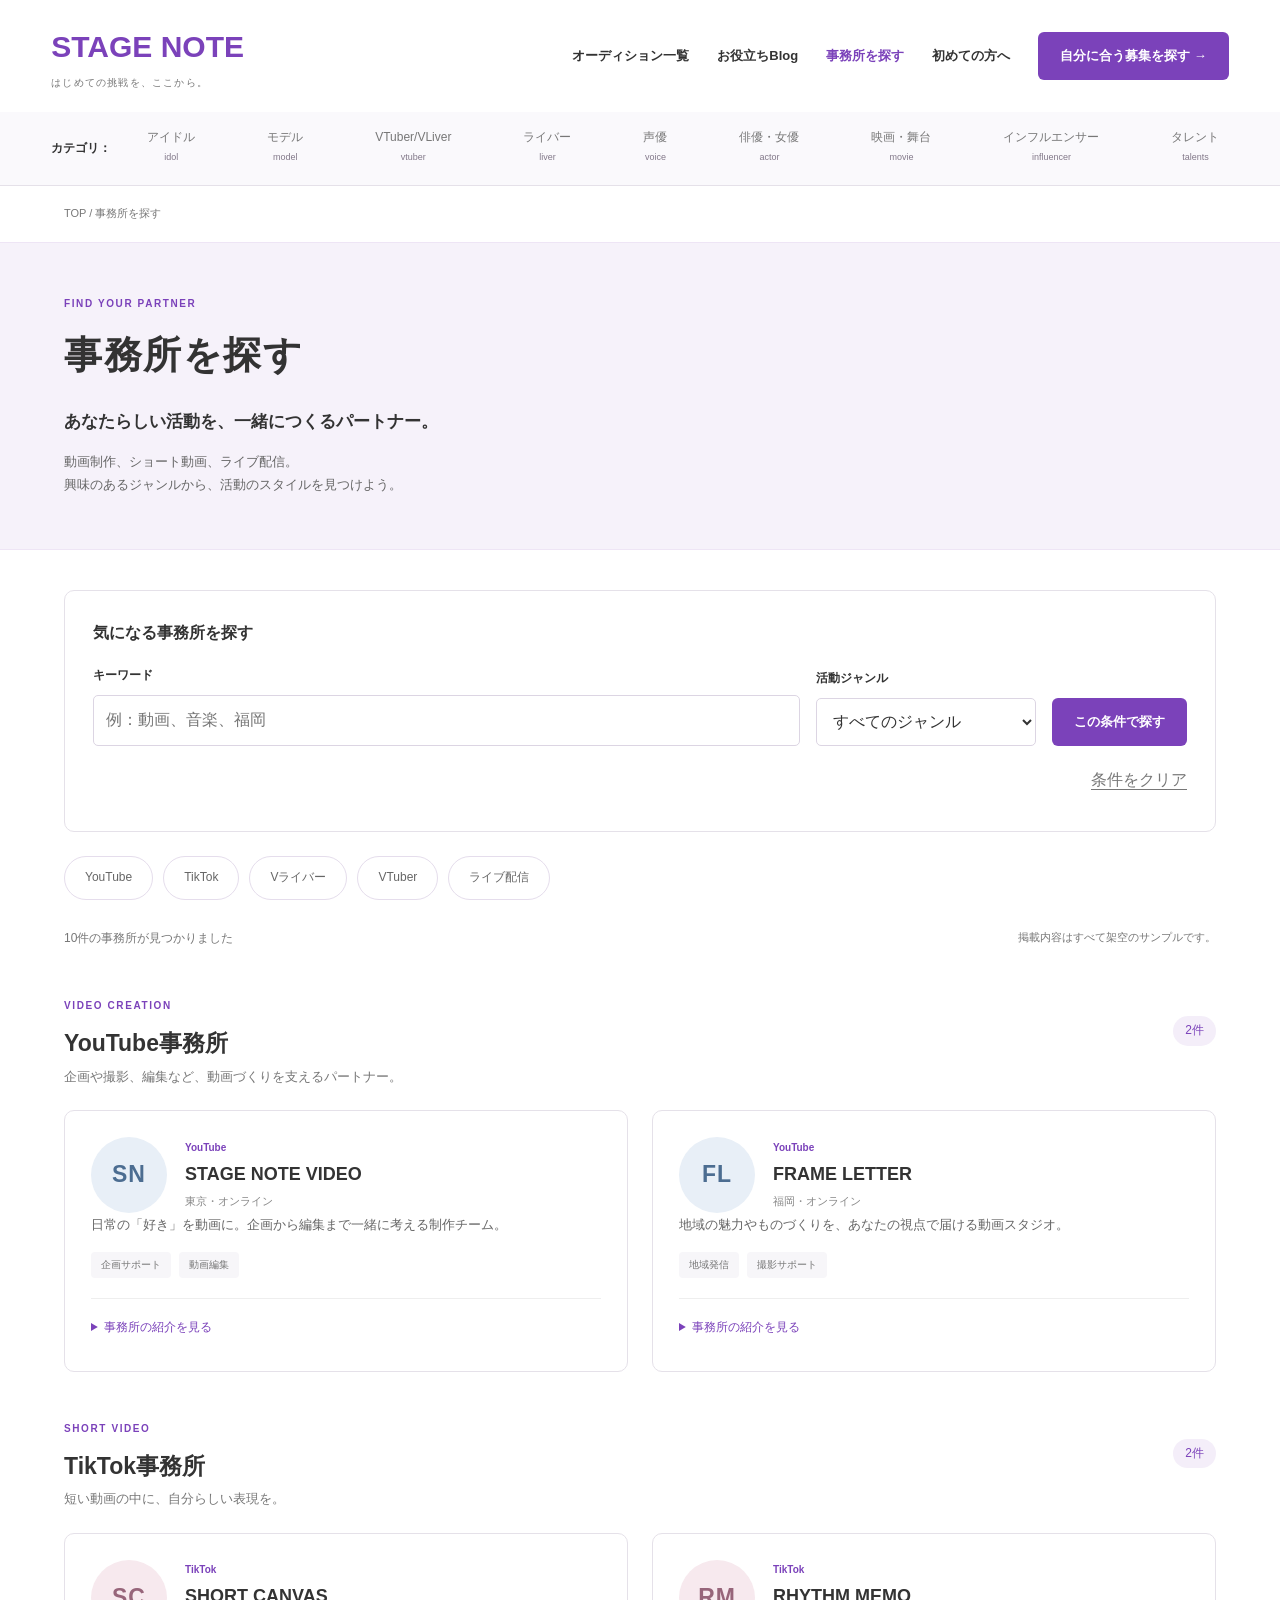
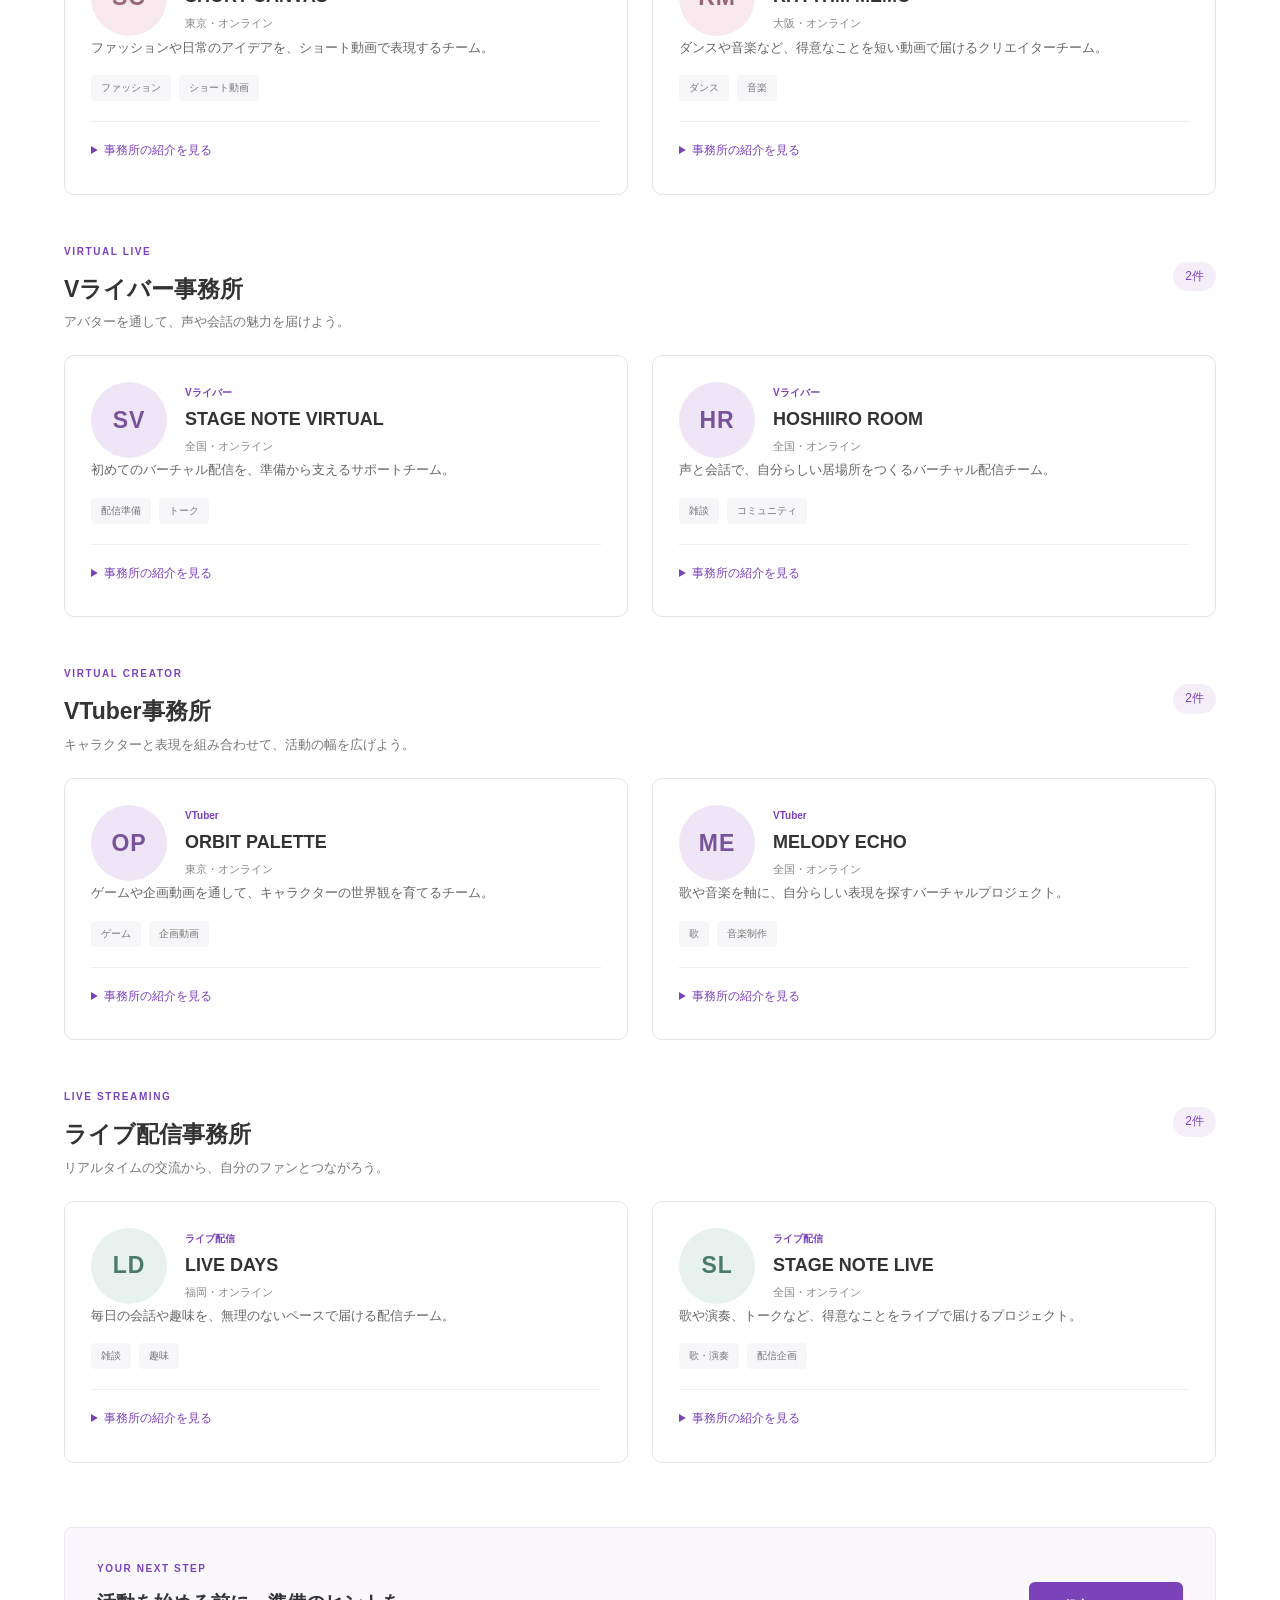
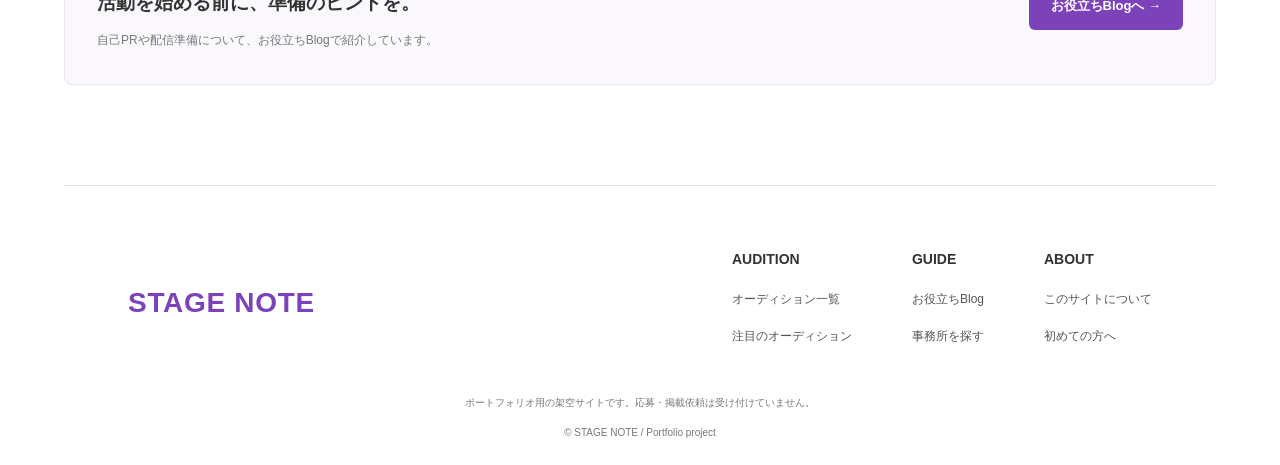
<file: search.html>
<!doctype html>
<html lang="ja">
<head>
  <meta charset="UTF-8">
  <meta name="viewport" content="width=device-width, initial-scale=1">
  <meta
    name="description"
    content="動画制作やライブ配信など、活動ジャンルから事務所を探せるSTAGE NOTEの紹介ページ。掲載内容はポートフォリオ用の架空データです。"
  >
  <title>事務所を探す｜STAGE NOTE</title>

  <link rel="stylesheet" href="search.css">
  <link rel="stylesheet" href="category.css">
  <link rel="stylesheet" href="footer.css">
</head>

<body class="search-page">
  <a class="ag-skip" href="#main">本文へ移動</a>

  <!-- ヘッダー -->
  <header class="ag-header">
    <div class="ag-header-inner">
      <a class="ag-logo" href="index.html">
        STAGE NOTE
        <small>はじめての挑戦を、ここから。</small>
      </a>

      <button
        class="ag-menu-button"
        type="button"
        aria-controls="ag-navigation"
        aria-expanded="false"
        hidden
      >
        メニュー
      </button>

      <nav
        class="ag-navigation"
        id="ag-navigation"
        aria-label="メインナビゲーション"
      >
        <a href="audition.html">オーディション一覧</a>
        <a href="blog.html">お役立ちBlog</a>
        <a href="search.html" aria-current="page">事務所を探す</a>
        <a href="index.html#first-guide">初めての方へ</a>
        <a class="ag-button" href="audition.html">
          自分に合う募集を探す →
        </a>
      </nav>
    </div>
  </header>

  <!-- 共通カテゴリー -->
  <nav class="site-category" aria-label="カテゴリから探す">
    <p class="site-category__label">カテゴリ：</p>

    <div class="site-category__scroll">
      <ul class="site-category__list">
        <li>
          <a href="audition.html?category=idol">
            <span>アイドル</span><small>idol</small>
          </a>
        </li>
        <li>
          <a href="audition.html?category=model">
            <span>モデル</span><small>model</small>
          </a>
        </li>
        <li>
          <a href="audition.html?category=vtuber">
            <span>VTuber/VLiver</span><small>vtuber</small>
          </a>
        </li>
        <li>
          <a href="audition.html?category=liver">
            <span>ライバー</span><small>liver</small>
          </a>
        </li>
        <li>
          <a href="audition.html?category=voice">
            <span>声優</span><small>voice</small>
          </a>
        </li>
        <li>
          <a href="audition.html?category=actor">
            <span>俳優・女優</span><small>actor</small>
          </a>
        </li>
        <li>
          <a href="audition.html?category=movie">
            <span>映画・舞台</span><small>movie</small>
          </a>
        </li>
        <li>
          <a href="audition.html?category=influencer">
            <span>インフルエンサー</span><small>influencer</small>
          </a>
        </li>
        <li>
          <a href="audition.html?category=talents">
            <span>タレント</span><small>talents</small>
          </a>
        </li>
        <li>
          <a href="audition.html?category=music">
            <span>音楽</span><small>music</small>
          </a>
        </li>
        <li>
          <a href="audition.html?category=work">
            <span>案件</span><small>work</small>
          </a>
        </li>
        <li>
          <a href="audition.html?category=media">
            <span>メディア</span><small>media</small>
          </a>
        </li>
      </ul>
    </div>
  </nav>

  <main id="main">
    <nav class="ag-breadcrumb ag-wrap" aria-label="パンくず">
      <a href="index.html">TOP</a>
      <span aria-hidden="true"> / </span>
      <span aria-current="page">事務所を探す</span>
    </nav>

    <!-- ページタイトル -->
    <section class="ag-hero" aria-labelledby="page-title">
      <div class="ag-wrap">
        <p class="ag-eyebrow">FIND YOUR PARTNER</p>
        <h1 id="page-title">事務所を探す</h1>
        <p class="ag-lead">あなたらしい活動を、一緒につくるパートナー。</p>
        <p class="ag-description">
          動画制作、ショート動画、ライブ配信。<br>
          興味のあるジャンルから、活動のスタイルを見つけよう。
        </p>
      </div>
    </section>

    <div class="ag-wrap">
      <!-- 検索 -->
      <form
        class="ag-search-form"
        id="agency-search"
        role="search"
        aria-label="事務所の検索"
      >
        <fieldset disabled>
          <legend>気になる事務所を探す</legend>

          <div class="ag-search-fields">
            <label class="ag-keyword-label">
              キーワード
              <input
                id="ag-keyword"
                name="q"
                type="search"
                placeholder="例：動画、音楽、福岡"
                maxlength="100"
              >
            </label>

            <label>
              活動ジャンル
              <select id="ag-genre" name="genre">
                <option value="all">すべてのジャンル</option>
                <option value="youtube">YouTube</option>
                <option value="tiktok">TikTok</option>
                <option value="vliver">Vライバー</option>
                <option value="vtuber">VTuber</option>
                <option value="live">ライブ配信</option>
              </select>
            </label>

            <button class="ag-button" type="submit">この条件で探す</button>
          </div>

          <button class="ag-reset" type="reset">条件をクリア</button>
        </fieldset>
      </form>

      <noscript>
        <p>検索にはJavaScriptが必要です。以下にすべての事務所を表示しています。</p>
      </noscript>

      <!-- ジャンル別のページ内リンク -->
      <nav class="ag-jump" aria-label="ジャンル別の一覧へ">
        <a href="#youtube">YouTube</a>
        <a href="#tiktok">TikTok</a>
        <a href="#vliver">Vライバー</a>
        <a href="#vtuber">VTuber</a>
        <a href="#live">ライブ配信</a>
      </nav>

      <div class="ag-result-info">
        <p id="ag-count" role="status" aria-live="polite" aria-atomic="true">
          全10件の事務所
        </p>
        <p class="ag-notice">
          掲載内容はすべて架空のサンプルです。
        </p>
      </div>

      <div id="ag-results">
        <!-- YouTube -->
        <section
          class="ag-section"
          id="youtube"
          data-genre="youtube"
          aria-labelledby="youtube-title"
        >
          <div class="ag-section-heading">
            <div>
              <p class="ag-eyebrow">VIDEO CREATION</p>
              <h2 id="youtube-title">YouTube事務所</h2>
            </div>
            <span class="ag-section-count">2件</span>
          </div>
          <p class="ag-section-description">
            企画や撮影、編集など、動画づくりを支えるパートナー。
          </p>

          <ul class="ag-grid">
            <li class="ag-card">
              <article>
                <div class="ag-card-heading">
                  <span class="ag-avatar ag-tone-blue" aria-hidden="true">SN</span>
                  <div>
                    <p class="ag-platform">YouTube</p>
                    <h3>STAGE NOTE VIDEO</h3>
                    <p class="ag-area">東京・オンライン</p>
                  </div>
                </div>
                <p class="ag-card-description">
                  日常の「好き」を動画に。企画から編集まで一緒に考える制作チーム。
                </p>
                <ul class="ag-tags" aria-label="特徴">
                  <li>企画サポート</li><li>動画編集</li>
                </ul>
                <details>
                  <summary>事務所の紹介を見る</summary>
                  <p>
                    暮らしや趣味をテーマにした動画づくりを想定した架空の事務所です。
                    アイデアの整理、撮影計画、編集の振り返りまで伴走する設定です。
                  </p>
                </details>
              </article>
            </li>

            <li class="ag-card">
              <article>
                <div class="ag-card-heading">
                  <span class="ag-avatar ag-tone-blue" aria-hidden="true">FL</span>
                  <div>
                    <p class="ag-platform">YouTube</p>
                    <h3>FRAME LETTER</h3>
                    <p class="ag-area">福岡・オンライン</p>
                  </div>
                </div>
                <p class="ag-card-description">
                  地域の魅力やものづくりを、あなたの視点で届ける動画スタジオ。
                </p>
                <ul class="ag-tags" aria-label="特徴">
                  <li>地域発信</li><li>撮影サポート</li>
                </ul>
                <details>
                  <summary>事務所の紹介を見る</summary>
                  <p>
                    地域のお店やものづくりの現場を紹介する活動を想定しています。
                    取材の構成や撮影の進め方を、一緒に組み立てる架空の制作チームです。
                  </p>
                </details>
              </article>
            </li>
          </ul>
        </section>

        <!-- TikTok -->
        <section
          class="ag-section"
          id="tiktok"
          data-genre="tiktok"
          aria-labelledby="tiktok-title"
        >
          <div class="ag-section-heading">
            <div>
              <p class="ag-eyebrow">SHORT VIDEO</p>
              <h2 id="tiktok-title">TikTok事務所</h2>
            </div>
            <span class="ag-section-count">2件</span>
          </div>
          <p class="ag-section-description">
            短い動画の中に、自分らしい表現を。
          </p>

          <ul class="ag-grid">
            <li class="ag-card">
              <article>
                <div class="ag-card-heading">
                  <span class="ag-avatar ag-tone-pink" aria-hidden="true">SC</span>
                  <div>
                    <p class="ag-platform">TikTok</p>
                    <h3>SHORT CANVAS</h3>
                    <p class="ag-area">東京・オンライン</p>
                  </div>
                </div>
                <p class="ag-card-description">
                  ファッションや日常のアイデアを、ショート動画で表現するチーム。
                </p>
                <ul class="ag-tags" aria-label="特徴">
                  <li>ファッション</li><li>ショート動画</li>
                </ul>
                <details>
                  <summary>事務所の紹介を見る</summary>
                  <p>
                    自分の好きなスタイルを発信したい人を想定した架空の事務所です。
                    短い動画の構成や見せ方を考え、継続して制作する流れをサポートする設定です。
                  </p>
                </details>
              </article>
            </li>

            <li class="ag-card">
              <article>
                <div class="ag-card-heading">
                  <span class="ag-avatar ag-tone-pink" aria-hidden="true">RM</span>
                  <div>
                    <p class="ag-platform">TikTok</p>
                    <h3>RHYTHM MEMO</h3>
                    <p class="ag-area">大阪・オンライン</p>
                  </div>
                </div>
                <p class="ag-card-description">
                  ダンスや音楽など、得意なことを短い動画で届けるクリエイターチーム。
                </p>
                <ul class="ag-tags" aria-label="特徴">
                  <li>ダンス</li><li>音楽</li>
                </ul>
                <details>
                  <summary>事務所の紹介を見る</summary>
                  <p>
                    ダンスや演奏を動画にする活動を想定しています。
                    撮影する角度や構成を工夫し、表現を磨いていく架空のチームです。
                  </p>
                </details>
              </article>
            </li>
          </ul>
        </section>

        <!-- Vライバー -->
        <section
          class="ag-section"
          id="vliver"
          data-genre="vliver"
          aria-labelledby="vliver-title"
        >
          <div class="ag-section-heading">
            <div>
              <p class="ag-eyebrow">VIRTUAL LIVE</p>
              <h2 id="vliver-title">Vライバー事務所</h2>
            </div>
            <span class="ag-section-count">2件</span>
          </div>
          <p class="ag-section-description">
            アバターを通して、声や会話の魅力を届けよう。
          </p>

          <ul class="ag-grid">
            <li class="ag-card">
              <article>
                <div class="ag-card-heading">
                  <span class="ag-avatar ag-tone-purple" aria-hidden="true">SV</span>
                  <div>
                    <p class="ag-platform">Vライバー</p>
                    <h3>STAGE NOTE VIRTUAL</h3>
                    <p class="ag-area">全国・オンライン</p>
                  </div>
                </div>
                <p class="ag-card-description">
                  初めてのバーチャル配信を、準備から支えるサポートチーム。
                </p>
                <ul class="ag-tags" aria-label="特徴">
                  <li>配信準備</li><li>トーク</li>
                </ul>
                <details>
                  <summary>事務所の紹介を見る</summary>
                  <p>
                    配信テーマや活動ペースを整理するところから始める設定です。
                    アバターを使ったトーク配信を想定した架空の事務所です。
                  </p>
                </details>
              </article>
            </li>

            <li class="ag-card">
              <article>
                <div class="ag-card-heading">
                  <span class="ag-avatar ag-tone-purple" aria-hidden="true">HR</span>
                  <div>
                    <p class="ag-platform">Vライバー</p>
                    <h3>HOSHIIRO ROOM</h3>
                    <p class="ag-area">全国・オンライン</p>
                  </div>
                </div>
                <p class="ag-card-description">
                  声と会話で、自分らしい居場所をつくるバーチャル配信チーム。
                </p>
                <ul class="ag-tags" aria-label="特徴">
                  <li>雑談</li><li>コミュニティ</li>
                </ul>
                <details>
                  <summary>事務所の紹介を見る</summary>
                  <p>
                    リスナーとの会話を大切にする活動を想定しています。
                    配信の振り返りやテーマの相談を行う架空のチームです。
                  </p>
                </details>
              </article>
            </li>
          </ul>
        </section>

        <!-- VTuber -->
        <section
          class="ag-section"
          id="vtuber"
          data-genre="vtuber"
          aria-labelledby="vtuber-title"
        >
          <div class="ag-section-heading">
            <div>
              <p class="ag-eyebrow">VIRTUAL CREATOR</p>
              <h2 id="vtuber-title">VTuber事務所</h2>
            </div>
            <span class="ag-section-count">2件</span>
          </div>
          <p class="ag-section-description">
            キャラクターと表現を組み合わせて、活動の幅を広げよう。
          </p>

          <ul class="ag-grid">
            <li class="ag-card">
              <article>
                <div class="ag-card-heading">
                  <span class="ag-avatar ag-tone-purple" aria-hidden="true">OP</span>
                  <div>
                    <p class="ag-platform">VTuber</p>
                    <h3>ORBIT PALETTE</h3>
                    <p class="ag-area">東京・オンライン</p>
                  </div>
                </div>
                <p class="ag-card-description">
                  ゲームや企画動画を通して、キャラクターの世界観を育てるチーム。
                </p>
                <ul class="ag-tags" aria-label="特徴">
                  <li>ゲーム</li><li>企画動画</li>
                </ul>
                <details>
                  <summary>事務所の紹介を見る</summary>
                  <p>
                    ゲーム配信と動画制作を中心とする架空の事務所です。
                    活動のコンセプトや、継続して楽しめる企画を一緒に考える設定です。
                  </p>
                </details>
              </article>
            </li>

            <li class="ag-card">
              <article>
                <div class="ag-card-heading">
                  <span class="ag-avatar ag-tone-purple" aria-hidden="true">ME</span>
                  <div>
                    <p class="ag-platform">VTuber</p>
                    <h3>MELODY ECHO</h3>
                    <p class="ag-area">全国・オンライン</p>
                  </div>
                </div>
                <p class="ag-card-description">
                  歌や音楽を軸に、自分らしい表現を探すバーチャルプロジェクト。
                </p>
                <ul class="ag-tags" aria-label="特徴">
                  <li>歌</li><li>音楽制作</li>
                </ul>
                <details>
                  <summary>事務所の紹介を見る</summary>
                  <p>
                    歌の動画や音楽配信を想定した架空のプロジェクトです。
                    表現したい雰囲気を整理し、制作の計画を立てる設定です。
                  </p>
                </details>
              </article>
            </li>
          </ul>
        </section>

        <!-- ライブ配信 -->
        <section
          class="ag-section"
          id="live"
          data-genre="live"
          aria-labelledby="live-title"
        >
          <div class="ag-section-heading">
            <div>
              <p class="ag-eyebrow">LIVE STREAMING</p>
              <h2 id="live-title">ライブ配信事務所</h2>
            </div>
            <span class="ag-section-count">2件</span>
          </div>
          <p class="ag-section-description">
            リアルタイムの交流から、自分のファンとつながろう。
          </p>

          <ul class="ag-grid">
            <li class="ag-card">
              <article>
                <div class="ag-card-heading">
                  <span class="ag-avatar ag-tone-green" aria-hidden="true">LD</span>
                  <div>
                    <p class="ag-platform">ライブ配信</p>
                    <h3>LIVE DAYS</h3>
                    <p class="ag-area">福岡・オンライン</p>
                  </div>
                </div>
                <p class="ag-card-description">
                  毎日の会話や趣味を、無理のないペースで届ける配信チーム。
                </p>
                <ul class="ag-tags" aria-label="特徴">
                  <li>雑談</li><li>趣味</li>
                </ul>
                <details>
                  <summary>事務所の紹介を見る</summary>
                  <p>
                    日常のトークや趣味の紹介を想定した架空の事務所です。
                    話題の準備や配信スケジュールの相談を行う設定です。
                  </p>
                </details>
              </article>
            </li>

            <li class="ag-card">
              <article>
                <div class="ag-card-heading">
                  <span class="ag-avatar ag-tone-green" aria-hidden="true">SL</span>
                  <div>
                    <p class="ag-platform">ライブ配信</p>
                    <h3>STAGE NOTE LIVE</h3>
                    <p class="ag-area">全国・オンライン</p>
                  </div>
                </div>
                <p class="ag-card-description">
                  歌や演奏、トークなど、得意なことをライブで届けるプロジェクト。
                </p>
                <ul class="ag-tags" aria-label="特徴">
                  <li>歌・演奏</li><li>配信企画</li>
                </ul>
                <details>
                  <summary>事務所の紹介を見る</summary>
                  <p>
                    得意な表現をライブ配信で届ける架空のプロジェクトです。
                    配信内容の構成や、音声・映像の準備を支える設定です。
                  </p>
                </details>
              </article>
            </li>
          </ul>
        </section>
      </div>

      <div class="ag-empty" id="ag-empty" hidden>
        <h2>条件に合う事務所が見つかりませんでした。</h2>
        <p>キーワードを短くするか、ジャンルを変更してください。</p>
        <button class="ag-button" type="reset" form="agency-search">
          条件をクリア
        </button>
      </div>

      <aside class="ag-guide">
        <div>
          <p class="ag-eyebrow">YOUR NEXT STEP</p>
          <h2>活動を始める前に、準備のヒントを。</h2>
          <p>自己PRや配信準備について、お役立ちBlogで紹介しています。</p>
        </div>
        <a class="ag-button" href="blog.html">お役立ちBlogへ →</a>
      </aside>
    </div>
  </main>

  <!-- 共通フッター -->
  <footer class="site-footer">
    <div class="site-footer__main">
      <a class="site-footer__logo" href="index.html">STAGE NOTE</a>

      <nav class="site-footer__nav" aria-label="フッターナビゲーション">
        <div class="site-footer__group">
          <h2>AUDITION</h2>
          <ul>
            <li><a href="audition.html">オーディション一覧</a></li>
            <li><a href="pick-up.html">注目のオーディション</a></li>
          </ul>
        </div>
        <div class="site-footer__group">
          <h2>GUIDE</h2>
          <ul>
            <li><a href="blog.html">お役立ちBlog</a></li>
            <li><a href="search.html">事務所を探す</a></li>
          </ul>
        </div>
        <div class="site-footer__group">
          <h2>ABOUT</h2>
          <ul>
            <li><a href="index.html#about-site">このサイトについて</a></li>
            <li><a href="index.html#first-guide">初めての方へ</a></li>
          </ul>
        </div>
      </nav>
    </div>

    <p class="site-footer__note">
      ポートフォリオ用の架空サイトです。応募・掲載依頼は受け付けていません。
    </p>
    <p class="site-footer__copyright">
      <small>© STAGE NOTE / Portfolio project</small>
    </p>
  </footer>

  <script src="https://ajax.googleapis.com/ajax/libs/jquery/3.6.0/jquery.min.js"></script>
  <script src="js/search.js"></script>
</body>
</html>
</file>
<file: application.css>
@charset "UTF-8";

/* 基本設定 */
.detail-page {
  margin: 0;
  background: #fff;
  color: #333;
  font-family:
    "Hiragino Kaku Gothic ProN",
    "Yu Gothic",
    sans-serif;
  line-height: 1.8;
}

.detail-page *,
.detail-page *::before,
.detail-page *::after {
  box-sizing: border-box;
}

.detail-page [hidden] {
  display: none !important;
}

.detail-page a {
  color: inherit;
  text-decoration: none;
}

.detail-page button {
  font: inherit;
  cursor: pointer;
}

.detail-page h1,
.detail-page h2,
.detail-page h3,
.detail-page p {
  margin-top: 0;
}

.detail-page ul,
.detail-page ol {
  margin: 0;
  padding: 0;
  list-style: none;
}

.detail-page a:focus-visible,
.detail-page button:focus-visible,
.detail-page summary:focus-visible {
  outline: 2px solid #7b42ba;
  outline-offset: 4px;
}

.dt-wrap {
  width: 90%;
  max-width: 1200px;
  margin-inline: auto;
}

.dt-skip {
  position: absolute;
  top: -80px;
  left: 16px;
  z-index: 20;
  padding: 12px;
  background: #fff;
}

.dt-skip:focus {
  top: 10px;
}

/* ヘッダー */
.dt-header-inner {
  display: flex;
  align-items: center;
  justify-content: space-between;
  gap: 24px;
  width: 92%;
  min-height: 112px;
  margin-inline: auto;
}

.detail-page .dt-logo {
  color: #7b42ba;
  font-size: 30px;
  font-weight: 700;
  white-space: nowrap;
}

.dt-logo small {
  display: block;
  color: #777;
  font-size: 10px;
  font-weight: 400;
  letter-spacing: 0.12em;
}

.dt-navigation {
  display: flex;
  align-items: center;
  gap: 28px;
  font-size: 13px;
  font-weight: 700;
}

.dt-navigation a:hover {
  color: #7b42ba;
}

.dt-menu-button {
  display: none;
  min-height: 44px;
  padding: 8px 14px;
  border: 1px solid #ded5e7;
  border-radius: 5px;
  background: #fff;
}

.detail-page .dt-button {
  display: inline-flex;
  align-items: center;
  justify-content: center;
  min-height: 48px;
  padding: 12px 22px;
  border-radius: 6px;
  background: #7b42ba;
  color: #fff;
  font-size: 13px;
  font-weight: 700;
  text-align: center;
}

.detail-page .dt-button:hover {
  background: #63349a;
  color: #fff;
}

/* パンくず・注意書き */
.dt-breadcrumb {
  margin-block: 22px;
  color: #777;
  font-size: 11px;
}

.dt-breadcrumb ol {
  display: flex;
  flex-wrap: wrap;
  gap: 6px 12px;
}

.dt-breadcrumb li:not(:last-child)::after {
  content: "/";
  margin-left: 12px;
  color: #bbb;
}

.dt-breadcrumb a:hover {
  text-decoration: underline;
}

.dt-notice {
  margin-bottom: 28px;
  padding: 12px 16px;
  border-radius: 5px;
  background: #faf8fc;
  color: #777;
  font-size: 11px;
}

.dt-message,
.dt-error {
  margin-block: 48px;
  padding: 32px;
  border: 1px solid #e5e1e9;
  border-radius: 8px;
}

.dt-error h1 {
  font-size: 24px;
}

/* 本文と右サイドバー */
.dt-layout {
  display: grid;
  grid-template-columns: minmax(0, 1fr) 280px;
  align-items: start;
  gap: 40px;
}

.dt-article {
  min-width: 0;
}

.dt-tags {
  display: flex;
  flex-wrap: wrap;
  gap: 8px;
  margin-bottom: 18px;
}

.dt-tag {
  padding: 4px 12px;
  border-radius: 4px;
  background: #eee6f6;
  color: #7b42ba;
  font-size: 11px;
  font-weight: 700;
}

.dt-tag-light {
  background: #f5f4f7;
  color: #777;
}

.dt-article-header h1 {
  margin-bottom: 18px;
  font-size: clamp(24px, 2.8vw, 32px);
  line-height: 1.6;
}

.dt-intro {
  margin-bottom: 28px;
  color: #666;
  font-size: 14px;
}

/* 写真なしのメインビジュアル */
.dt-visual {
  display: flex;
  flex-direction: column;
  align-items: center;
  justify-content: center;
  gap: 16px;
  aspect-ratio: 16 / 9;
  padding: 24px;
  border-radius: 10px;
  background: #eee6f5;
  color: #635075;
  text-align: center;
}

.dt-visual span {
  font-size: 12px;
  letter-spacing: 0.08em;
}

.dt-visual strong {
  font-size: clamp(28px, 4vw, 52px);
  line-height: 1.3;
  letter-spacing: 0.05em;
}

.dt-visual small {
  font-size: 11px;
}

.dt-visual[data-tone="pink"] {
  background: #f5e8e9;
  color: #855e66;
}

.dt-visual[data-tone="blue"] {
  background: #e5eef3;
  color: #496c7f;
}

/* ポイント */
.dt-point {
  margin-top: 28px;
  padding: 24px;
  border: 1px solid #e9dff2;
  border-radius: 8px;
  background: #faf7fd;
}

.dt-eyebrow {
  margin-bottom: 8px;
  color: #7b42ba;
  font-size: 10px;
  font-weight: 700;
  letter-spacing: 0.16em;
}

.dt-point h2 {
  margin-bottom: 14px;
  font-size: 18px;
}

.dt-point li {
  position: relative;
  margin-top: 8px;
  padding-left: 20px;
  font-size: 13px;
}

.dt-point li::before {
  content: "✓";
  position: absolute;
  left: 0;
  color: #7b42ba;
}

/* ページ内ナビ */
.dt-local-nav {
  display: flex;
  flex-wrap: wrap;
  gap: 10px;
  margin-top: 28px;
}

.dt-local-nav a {
  display: inline-flex;
  align-items: center;
  min-height: 44px;
  padding: 8px 16px;
  border: 1px solid #e5e1e9;
  border-radius: 5px;
  color: #666;
  font-size: 12px;
}

.dt-local-nav a:hover {
  background: #faf7fd;
  color: #7b42ba;
}

/* 本文セクション */
.dt-section {
  margin-top: 44px;
  scroll-margin-top: 24px;
}

.dt-section h2 {
  margin-bottom: 22px;
  padding-bottom: 12px;
  border-bottom: 1px solid #e5e1e9;
  font-size: 22px;
}

.dt-paragraph {
  margin: 0;
  color: #555;
  font-size: 14px;
  line-height: 2;
  white-space: pre-line;
}

/* 募集要項 */
.dt-specs {
  margin: 0;
  border-top: 1px solid #e5e1e9;
}

.dt-specs > div {
  display: grid;
  grid-template-columns: 150px minmax(0, 1fr);
  border-bottom: 1px solid #e5e1e9;
}

.dt-specs dt {
  padding: 18px;
  background: #faf9fc;
  font-size: 12px;
  font-weight: 700;
}

.dt-specs dd {
  margin: 0;
  padding: 18px;
  color: #666;
  font-size: 13px;
  white-space: pre-line;
}

/* 選考の流れ */
.dt-steps {
  display: grid;
  gap: 14px;
  counter-reset: selection;
}

.dt-steps li {
  display: grid;
  grid-template-columns: 42px minmax(0, 1fr);
  gap: 16px;
  padding: 20px;
  border: 1px solid #e5e1e9;
  border-radius: 7px;
  counter-increment: selection;
}

.dt-steps li::before {
  content: counter(selection, decimal-leading-zero);
  display: flex;
  align-items: center;
  justify-content: center;
  width: 42px;
  height: 42px;
  border-radius: 50%;
  background: #f0e8f7;
  color: #7b42ba;
  font-size: 13px;
  font-weight: 700;
}

.dt-steps h3 {
  margin-bottom: 6px;
  font-size: 15px;
}

.dt-steps p {
  margin: 0;
  color: #777;
  font-size: 13px;
}

/* よくある質問 */
.dt-faq details {
  border-bottom: 1px solid #e5e1e9;
}

.dt-faq summary {
  padding: 18px 0;
  font-size: 13px;
  font-weight: 700;
  cursor: pointer;
}

.dt-faq details p {
  margin-bottom: 18px;
  color: #666;
  font-size: 13px;
}

/* サイドバー */
.dt-sidebar {
  position: sticky;
  top: 24px;
}

.dt-summary {
  padding: 24px;
  border: 1px solid #e5e1e9;
  border-radius: 8px;
}

.dt-summary h2 {
  font-size: 18px;
}

.dt-summary dl {
  margin: 0 0 24px;
}

.dt-summary dl > div {
  padding: 14px 0;
  border-bottom: 1px solid #eee;
}

.dt-summary dt {
  margin-bottom: 4px;
  color: #888;
  font-size: 11px;
}

.dt-summary dd {
  margin: 0;
  font-size: 13px;
  font-weight: 700;
}

.dt-summary .dt-button {
  width: 100%;
}

.dt-summary-note {
  margin: 12px 0 0;
  color: #888;
  font-size: 10px;
  text-align: center;
}

.dt-blog-link {
  display: block;
  margin-top: 18px;
  padding: 20px;
  border-radius: 8px;
  background: #faf7fd;
}

.dt-blog-link span {
  display: block;
  margin-bottom: 4px;
  color: #777;
  font-size: 11px;
}

.dt-blog-link strong {
  color: #7b42ba;
  font-size: 13px;
}

/* 下部の案内 */
.dt-demo-note {
  margin-top: 40px;
  padding: 28px;
  border-radius: 8px;
  background: #faf9fc;
}

.dt-demo-note h2 {
  font-size: 17px;
}

.dt-demo-note p {
  color: #777;
  font-size: 12px;
}

/* ほかの募集 */
.dt-related {
  margin-top: 64px;
}

.dt-related > h2 {
  margin-bottom: 24px;
  font-size: 22px;
}

.dt-related ul {
  display: grid;
  grid-template-columns: repeat(3, minmax(0, 1fr));
  gap: 20px;
}

.dt-related a {
  display: block;
  height: 100%;
  padding: 24px;
  border: 1px solid #e5e1e9;
  border-radius: 8px;
}

.dt-related a:hover {
  border-color: #b99bd3;
  background: #faf7fd;
}

.dt-related-category {
  display: block;
  margin-bottom: 10px;
  color: #7b42ba;
  font-size: 11px;
}

.dt-related h3 {
  margin-bottom: 14px;
  font-size: 15px;
}

.dt-related-link {
  color: #7b42ba;
  font-size: 12px;
}

/* 共通フッターを詳細ページにも適用 */
.detail-page .site-footer {
  width: 90%;
  max-width: 1200px;
  margin: 100px auto 0;
  padding: 40px 5% 24px;
  border-top: 1px solid #e5e1e9;
  background: #fff;
  color: #333;
  line-height: 1.7;
}

.detail-page .site-footer .site-footer__note {
  margin: 0 0 12px;
  color: #777;
  font-size: 10px;
  line-height: 1.8;
  text-align: center;
}

.detail-page .site-footer .site-footer__copyright {
  margin: 0;
  color: #777;
  font-size: 10px;
  text-align: center;
}

.detail-page .site-footer__copyright small {
  font-size: inherit;
}

/* タブレット */
@media (max-width: 1024px) {
  .dt-header-inner {
    flex-wrap: wrap;
    min-height: 94px;
    padding-block: 20px;
  }

  .dt-menu-button {
    display: inline-flex;
    align-items: center;
    justify-content: center;
  }

  .dt-navigation {
    flex-wrap: wrap;
    gap: 18px;
    width: 100%;
  }

  .detail-page.dt-enhanced .dt-navigation {
    display: none;
  }

  .detail-page.dt-enhanced .dt-navigation.is-active {
    display: flex;
  }

  .dt-layout {
    grid-template-columns: minmax(0, 1fr);
    gap: 32px;
  }

  .dt-sidebar {
    position: static;
  }
}

/* スマートフォン */
@media (max-width: 600px) {
  .detail-page .dt-logo {
    font-size: 24px;
  }

  .dt-navigation {
    flex-direction: column;
    align-items: stretch;
  }

  .dt-navigation a {
    padding: 8px;
  }

  .dt-breadcrumb {
    font-size: 10px;
  }

  .dt-visual {
    gap: 10px;
    padding: 16px;
  }

  .dt-visual span,
  .dt-visual small {
    font-size: 9px;
  }

  .dt-point {
    padding: 20px;
  }

  .dt-section {
    margin-top: 34px;
  }

  .dt-section h2 {
    font-size: 20px;
  }

  .dt-specs > div {
    grid-template-columns: minmax(0, 1fr);
  }

  .dt-specs dt {
    padding: 12px 16px;
  }

  .dt-specs dd {
    padding: 14px 16px;
  }

  .dt-steps li {
    gap: 12px;
    padding: 16px;
  }

  .dt-demo-note {
    padding: 22px;
  }

  .dt-related {
    margin-top: 44px;
  }

  .dt-related ul {
    grid-template-columns: minmax(0, 1fr);
    gap: 14px;
  }

  .detail-page .site-footer {
    margin-top: 60px;
    padding: 28px 0 24px;
  }
}
</file>
<file: category.css>
@charset "UTF-8";

/* index・audition 共通のカテゴリ帯 */
.site-category,
.site-category * {
  box-sizing: border-box;
}

.site-category {
  display: flex;
  align-items: center;
  width: 100%;
  padding: 12px 4%;
  border-bottom: 1px solid #e5e1e9;
  background: #faf9fc;
  font-family:
    "Hiragino Kaku Gothic ProN",
    "Yu Gothic",
    sans-serif;
  line-height: 1.7;
}

/* 左側の「カテゴリ：」 */
.site-category .site-category__label {
  flex-shrink: 0;
  margin: 0;
  padding-right: 20px;
  color: #333;
  font-size: 12px;
  font-weight: 700;
  white-space: nowrap;
}

/* カテゴリ一覧だけ横スクロール */
.site-category__scroll {
  flex: 1;
  min-width: 0;
  overflow-x: auto;
  padding-bottom: 5px;
  scrollbar-width: none;
}

.site-category__scroll::-webkit-scrollbar {
  display: none;
}

.site-category .site-category__list {
  display: flex;
  flex-wrap: nowrap;
  gap: 40px;
  width: max-content;
  margin: 0;
  padding: 0;
  list-style: none;
}

.site-category__list li {
  flex-shrink: 0;
  margin: 0;
  padding: 0;
  list-style: none;
}

.site-category .site-category__list a {
  display: flex;
  flex-direction: column;
  align-items: center;
  justify-content: center;
  min-height: 44px;
  padding: 0 16px;
  color: #777;
  font-size: 12px;
  font-weight: 400;
  text-decoration: none;
  white-space: nowrap;
  transition: color 0.2s ease;
}

.site-category__list a span {
  display: block;
}

.site-category .site-category__list small {
  display: block;
  margin-top: 3px;
  color: #827889;
  font-size: 9px;
  font-weight: 400;
}

.site-category .site-category__list a:hover,
.site-category .site-category__list a[aria-current="true"] {
  color: #7b42ba;
}

.site-category .site-category__list a[aria-current="true"] {
  box-shadow: inset 0 -2px #7b42ba;
}

.site-category__list a:focus-visible {
  outline: 2px solid #7b42ba;
  outline-offset: -2px;
  border-radius: 3px;
}

/* タブレット */
@media (max-width: 1024px) {
  .site-category .site-category__list {
    gap: 20px;
  }
}

/* スマホ */
@media (max-width: 480px) {
  .site-category {
    padding: 10px 15px;
  }

  .site-category .site-category__label {
    padding-right: 6px;
    font-size: 10px;
  }

  .site-category .site-category__list {
    gap: 12px;
  }

  .site-category .site-category__list a {
    padding: 0 12px;
    font-size: 11px;
  }
}

@media (prefers-reduced-motion: reduce) {
  .site-category .site-category__list a {
    transition: none;
  }
}
</file>
<file: footer.css>
@charset "UTF-8";

.site-footer {
    box-sizing: border-box;
    width: 90%;
    max-width: 1200px;
    margin: 100px auto 0;
    padding: 40px 5% 24px;
    border-top: 1px solid #e5e1e9;
    background: #fff;
    color: #333;
    font-family:
        "Hiragino Kaku Gothic ProN",
        "Yu Gothic",
        sans-serif;
    line-height: 1.7;
}

.site-footer *,
.site-footer *::before,
.site-footer *::after {
    box-sizing: border-box;
}

/* ロゴ＋リンク3列 */
.site-footer .site-footer__main {
    display: flex;
    align-items: center;
    justify-content: space-between;
    gap: 48px;
    padding: 22px 0 36px;
}

.site-footer .site-footer__logo {
    flex-shrink: 0;
    color: #7b42ba;
    font-size: 28px;
    font-weight: 700;
    letter-spacing: 0.025em;
    text-decoration: none;
    white-space: nowrap;
}

.site-footer .site-footer__nav {
    display: flex;
    flex-wrap: wrap;
    gap: 32px 60px;
}

.site-footer .site-footer__group h2 {
    margin: 0 0 12px;
    color: #333;
    font-size: 14px;
    font-weight: 700;
    line-height: 1.7;
}

.site-footer .site-footer__group ul {
    margin: 0;
    padding: 0;
    list-style: none;
}

.site-footer .site-footer__group li {
    margin: 0 0 8px;
    padding: 0;
    list-style: none;
}

.site-footer .site-footer__group a {
    display: inline-block;
    padding: 4px 0;
    color: #555;
    font-size: 12px;
    text-decoration: none;
    transition: color 0.2s ease;
}

.site-footer .site-footer__group a:hover {
    color: #7b42ba;
    text-decoration: underline;
    text-underline-offset: 4px;
}

.site-footer a:focus-visible {
    outline: 2px solid #7b42ba;
    outline-offset: 4px;
    border-radius: 2px;
}

/* 注記・著作権表記 */
.site-footer .site-footer__note {
    margin: 0 0 12px;
    color: #777;
    font-size: 10px;
    line-height: 1.8;
    text-align: center;
}

.site-footer .site-footer__copyright {
    margin: 0;
    color: #777;
    font-size: 10px;
    text-align: center;
}

.site-footer__copyright small {
    font-size: inherit;
}

/* タブレット */
@media (max-width: 1024px) {
    .site-footer .site-footer__main {
        flex-direction: column;
        align-items: flex-start;
        gap: 28px;
    }

    .site-footer .site-footer__nav {
        gap: 28px 48px;
    }
}

/* スマホ */
@media (max-width: 600px) {
    .site-footer {
        margin-top: 60px;
        padding: 28px 0 24px;
    }

    .site-footer .site-footer__main {
        padding: 0 0 28px;
    }

    .site-footer .site-footer__logo {
        font-size: 24px;
    }

    .site-footer .site-footer__nav {
        display: grid;
        grid-template-columns: repeat(2, minmax(0, 1fr));
        gap: 24px 20px;
        width: 100%;
    }

    .site-footer .site-footer__group h2 {
        font-size: 13px;
    }

    .site-footer .site-footer__group a {
        display: flex;
        align-items: center;
        min-height: 44px;
        font-size: 11px;
    }

    .site-footer .site-footer__group li {
        margin-bottom: 0;
    }
}

@media (prefers-reduced-motion: reduce) {
    .site-footer .site-footer__group a {
        transition: none;
    }
}
</file>
<file: audition.css>
@charset "UTF-8";

/* 一覧ページ専用。既存の style.css は変更不要です。 */
.audition-page {
    --accent: #7b42ba;
    --ink: #333;
    --muted: #716b77;
    --line: #e5e1e9;
    margin: 0;
    background: #fff;
    color: var(--ink);
    font-family: "Hiragino Kaku Gothic ProN", "Yu Gothic", sans-serif;
    line-height: 1.7
}

.audition-page *,
.audition-page *::before,
.audition-page *::after {
    box-sizing: border-box
}

.audition-page a {
    color: inherit;
    text-decoration: none
}

.audition-page button,
.audition-page input,
.audition-page select {
    font: inherit;
    color: inherit
}

.audition-page button {
    cursor: pointer
}

.audition-page button:disabled {
    cursor: default
}

.audition-page [hidden] {
    display: none !important
}

.audition-page :is(a, button, input, select):focus-visible {
    outline: 3px solid var(--accent);
    outline-offset: 4px
}

.audition-page [id] {
    scroll-margin-top: 110px
}

.au-wrap {
    width: min(1200px, 90%);
    margin-inline: auto
}

.au-skip {
    position: fixed;
    top: -100px;
    left: 10px;
    z-index: 50;
    background: white;
    padding: 12px
}

.au-skip:focus {
    top: 10px
}

.au-sr {
    position: absolute;
    width: 1px;
    height: 1px;
    overflow: hidden;
    clip-path: inset(50%);
    white-space: nowrap
}

.au-header {
    position: sticky;
    top: 0;
    background: #fff;
    z-index: 20;
    border-bottom: 1px solid var(--line)
}

.au-header-inner {
    width: 92%;
    margin: auto;
    min-height: 88px;
    display: flex;
    align-items: center;
    justify-content: space-between;
    gap: 25px
}

.audition-page .au-logo {
    font-size: 24px;
    font-weight: 700;
    letter-spacing: .025em;
    color: var(--accent);
    white-space: nowrap
}

.au-logo small {
    display: block;
    font-size: 10px;
    font-weight: 400;
    letter-spacing: .06em;
    color: #666
}

.au-nav {
    display: flex;
    align-items: center;
    gap: 24px;
    font-size: 12px;
    font-weight: 700
}

.au-nav a[aria-current=page] {
    color: var(--accent)
}

.audition-page .au-button {
    display: inline-flex;
    align-items: center;
    justify-content: center;
    min-height: 44px;
    padding: 12px 18px;
    background: var(--accent);
    color: white;
    border: 1px solid var(--accent);
    border-radius: 5px;
    font-size: 12px;
    font-weight: 700
}

.au-button:hover {
    background: #67369f
}

.au-menu-toggle {
    background: white;
    border: 1px solid var(--line);
    border-radius: 5px;
    min-height: 44px;
    padding: 8px 12px;
    font-size: 12px;
}

.au-breadcrumb ol {
    display: flex;
    flex-wrap: wrap;
    gap: 12px;
    list-style: none;
    padding: 17px 0;
    margin: 0;
    font-size: 11px;
    color: var(--muted);
}

.au-breadcrumb li+li:before {
    content: "/";
    margin-right: 12px;
    color: #aaa
}

.au-breadcrumb a:hover {
    text-decoration: underline
}

.au-category-strip {
    border-block: 1px solid var(--line);
    background: #faf9fc
}

.au-category-inner {
    display: flex;
    align-items: center;
    width: 92%;
    margin: auto;
    gap: 12px
}

.au-category-label {
    flex-shrink: 0;
    font-size: 11px;
    font-weight: 700
}

.au-category-strip ul {
    display: flex;
    overflow-x: auto;
    gap: 0;
    list-style: none;
    margin: 0;
    padding: 10px 0;
    scrollbar-width: thin
}

.au-category-strip a {
    display: flex;
    flex-direction: column;
    align-items: center;
    justify-content: center;
    min-height: 44px;
    white-space: nowrap;
    padding: 2px 16px;
    font-size: 12px;
    border-radius: 4px
}

.au-category-strip small {
    font-size: 9px;
    color: #827889
}

.au-category-strip a:hover,
.au-category-strip a[aria-current=true] {
    background: #eee6f5;
    color: var(--accent)
}

.au-list-section {
    padding: 42px 0 32px
}

.au-heading {
    margin-bottom: 28px
}

.au-heading>p {
    margin: 0 0 4px;
    font-size: 12px;
    letter-spacing: .14em;
    color: var(--accent);
    font-weight: 700
}

.au-heading h1 {
    font-size: 30px;
    line-height: 1.5;
    margin: 0 0 12px
}

.au-heading>span {
    font-size: 13px;
    color: var(--muted)
}

.au-search {
    background: #f8f6fb;
    border: 1px solid var(--line);
    border-radius: 8px;
    padding: 24px;
    margin-bottom: 28px
}

.au-search fieldset {
    padding: 0;
    border: 0;
    margin: 0;
    min-width: 0
}

.au-search-fields {
    display: grid;
    grid-template-columns: 2fr 1fr auto;
    gap: 16px;
    align-items: end
}

.au-search-fields label {
    display: flex;
    flex-direction: column;
    gap: 8px;
    min-width: 0;
    font-size: 12px;
    font-weight: 700
}

.au-search input[type=search],
.au-search select,
.au-list-toolbar select {
    border: 1px solid #ccc4d3;
    border-radius: 4px;
    background: white;
    min-height: 44px;
    padding: 9px 12px;
    max-width: 100%;
    font-size: 14px
}

.au-search input[type=search] {
    width: 100%
}

.au-search-bottom {
    display: flex;
    justify-content: space-between;
    align-items: center;
    gap: 15px;
    margin-top: 15px
}

.au-check {
    display: flex;
    align-items: center;
    gap: 7px;
    font-size: 12px;
    min-height: 44px;
    cursor: pointer
}

.au-check input {
    width: 17px;
    height: 17px;
    accent-color: var(--accent)
}

.au-reset {
    border: 0;
    background: none;
    color: var(--muted);
    text-decoration: underline;
    font-size: 12px;
    min-height: 44px
}

.au-list-toolbar {
    display: flex;
    justify-content: space-between;
    align-items: center;
    gap: 16px
}

.au-list-toolbar p {
    font-size: 13px;
    font-weight: 700;
    margin: 0
}

.au-list-toolbar label {
    font-size: 11px;
    display: flex;
    align-items: center;
    gap: 10px
}

.au-list-toolbar select {
    font-size: 12px
}

.au-notice {
    font-size: 11px;
    color: var(--muted);
    margin: 12px 0 22px
}

.au-grid {
    display: grid;
    grid-template-columns: repeat(3, minmax(0, 1fr));
    gap: 28px 24px;
    list-style: none;
    margin: 0;
    padding: 0
}

.au-card {
    min-width: 0;
    border: 1px solid var(--line);
    border-radius: 7px;
    overflow: hidden;
    background: white;
    transition: box-shadow .2s, transform .2s
}

.au-card:hover {
    transform: translateY(-3px);
    box-shadow: 0 8px 22px #38234c10
}

.au-card article,
.au-card-link {
    height: 100%
}

.au-card-link {
    display: flex;
    flex-direction: column
}

.au-card:focus-within {
    outline: 3px solid var(--accent);
    outline-offset: 3px
}

.au-visual {
    aspect-ratio: 16/10;
    display: flex;
    flex-direction: column;
    align-items: center;
    justify-content: center;
    gap: 12px;
    padding: 2px;
    text-align: center
}

.au-visual img {
    display: block;
    width: 100%;
    height: 100%;
    object-fit: cover
}

.au-tone-0 {
    background: linear-gradient(135deg, #f3eef8, #d9cde8);
    color: #5f5073
}

.au-tone-1 {
    background: linear-gradient(135deg, #faf0ee, #ead5d7);
    color: #81585e
}

.au-tone-2 {
    background: linear-gradient(135deg, #edf3f6, #cddde7);
    color: #456679
}

.au-visual>span {
    font-size: 10px;
    letter-spacing: .07em
}

.au-visual strong {
    font-size: clamp(20px, 2.3vw, 32px);
    line-height: 1.3;
    letter-spacing: .04em
}

.au-visual small {
    font-size: 9px;
    letter-spacing: .12em
}

.au-card-body {
    padding: 18px;
    display: flex;
    flex-direction: column;
    flex: 1
}

.au-tags {
    display: flex;
    align-items: center;
    gap: 8px;
    flex-wrap: wrap
}

.au-tag {
    font-size: 10px;
    background: var(--accent);
    color: white;
    padding: 3px 8px;
    border-radius: 3px
}

.au-condition {
    font-size: 10px;
    color: #655171
}

.au-card h2 {
    font-size: 16px;
    line-height: 1.8;
    margin: 12px 0;
    min-height: 58px
}

.au-area {
    font-size: 11px;
    color: var(--muted);
    margin: 0 0 18px
}

.au-card-meta {
    display: flex;
    flex-wrap: wrap;
    align-items: center;
    justify-content: space-between;
    gap: 8px;
    font-size: 10px;
    color: var(--muted);
    margin-top: auto
}

.au-web {
    border: 1px solid #8ab09c;
    color: #3f7455;
    padding: 2px 7px;
    border-radius: 3px
}

.au-card-detail {
    display: flex;
    justify-content: space-between;
    color: var(--accent);
    border-top: 1px solid var(--line);
    margin-top: 16px;
    padding-top: 12px;
    font-size: 11px;
    font-weight: 700
}

.au-more-wrap {
    text-align: center;
    margin-top: 32px
}

.au-more,
.au-outline {
    display: inline-flex;
    align-items: center;
    justify-content: center;
    background: white;
    border: 1px solid #9d8aac;
    padding: 13px 38px;
    border-radius: 4px;
    font-size: 13px;
    min-height: 44px
}

.au-more:hover,
.au-outline:hover {
    background: #f8f4fb
}

.au-empty {
    text-align: center;
    padding: 48px 20px;
    border: 1px dashed var(--line);
    border-radius: 7px;
    background: #faf9fc
}

.au-empty h2 {
    font-size: 18px
}

.au-empty p {
    font-size: 13px;
    color: var(--muted)
}

.au-guide {
    display: flex;
    justify-content: space-between;
    align-items: center;
    gap: 24px;
    background: #f7f3fb;
    padding: 28px 32px;
    margin-top: 20px;
    margin-bottom: 60px;
    border-radius: 8px
}

.au-guide span {
    font-size: 10px;
    letter-spacing: .1em;
    color: var(--accent);
    font-weight: 700
}

.au-guide h2 {
    font-size: 20px;
    margin: 6px 0 10px
}

.au-guide p {
    font-size: 12px;
    margin: 0;
    color: var(--muted)
}

.au-guide a {
    flex-shrink: 0
}

.au-footer {
    border-top: 1px solid var(--line);
    padding: 35px 0
}

.au-footer-top {
    display: flex;
    align-items: center;
    justify-content: space-between;
    gap: 20px
}

.au-footer nav {
    display: flex;
    gap: 24px;
    font-size: 12px
}

.au-footer p {
    font-size: 11px;
    color: var(--muted);
    margin-top: 25px
}

.au-footer small {
    font-size: 10px;
    color: var(--muted)
}

@media(max-width:1024px) {
    .au-header-inner {
        min-height: 78px;
        flex-wrap: wrap;
        padding: 12px 0;
        gap: 12px
    }

    .au-nav {
        width: 100%;
        flex-wrap: wrap;
        padding: 14px 0
    }

    .au-enhanced .au-nav {
        display: none
    }

    .au-enhanced .au-nav.is-open {
        display: flex
    }

    .au-enhanced .au-menu-toggle {
        display: inline-flex
    }

    .au-grid {
        grid-template-columns: repeat(2, minmax(0, 1fr))
    }

    .au-search-fields {
        grid-template-columns: 1.5fr 1fr
    }

    .au-search-button {
        grid-column: 1/-1
    }

    .au-guide {
        align-items: start;
        flex-direction: column
    }

    .au-footer-top {
        flex-direction: column;
        align-items: start
    }
}

@media(min-width:1025px) {
    .au-menu-toggle {
        display: none !important
    }
}

@media(max-width:600px) {
    .au-logo {
        font-size: 21px !important
    }

    .au-nav {
        flex-direction: column;
        align-items: stretch;
        gap: 8px;
        max-height: 65vh;
        overflow-y: auto
    }

    .au-nav>a {
        padding: 10px
    }

    .au-wrap {
        width: 90%
    }

    .au-category-inner {
        width: 94%
    }

    .au-category-strip a {
        padding: 2px 12px;
        font-size: 11px
    }

    .au-category-label {
        font-size: 10px
    }

    .au-list-section {
        padding-top: 28px
    }

    .au-heading h1 {
        font-size: 25px
    }

    .au-heading>span {
        font-size: 12px
    }

    .au-search {
        padding: 17px
    }

    .au-search-fields {
        grid-template-columns: minmax(0, 1fr)
    }

    .au-search input[type=search],
    .au-search select {
        font-size: 16px
    }

    .au-list-toolbar {
        flex-wrap: wrap
    }

    .au-grid {
        grid-template-columns: minmax(0, 1fr);
        gap: 20px
    }

    .au-visual {
        aspect-ratio: 16/9
    }

    .au-visual strong {
        font-size: 30px
    }

    .au-card h2 {
        min-height: 0
    }

    .au-guide {
        padding: 23px;
        margin-bottom: 40px
    }

    .au-footer nav {
        gap: 15px;
        flex-wrap: wrap
    }

    .au-footer nav a {
        padding: 8px 0
    }
}

@media(prefers-reduced-motion:reduce) {
    .au-card {
        transition: none
    }

    .au-card:hover {
        transform: none
    }
}

/* Blogと同じヘッダーサイズ */
.audition-page .au-header-inner {
  width: 92%;
  max-width: none;
  min-height: 112px;
  margin: 0 auto;
  display: flex;
  align-items: center;
  justify-content: space-between;
  gap: 24px;
}

.audition-page .au-logo {
  flex-shrink: 0;
  color: #7b42ba;
  font-size: 30px;
  font-weight: 700;
  line-height: 1.7;
  letter-spacing: normal;
  white-space: nowrap;
}

.audition-page .au-logo small {
  display: block;
  margin-top: 0;
  color: #777;
  font-size: 10px;
  font-weight: 400;
  letter-spacing: 0.12em;
}

.audition-page .au-nav {
  gap: 28px;
  font-size: 13px;
  font-weight: 700;
}

.audition-page .au-nav .au-button {
  display: inline-flex;
  align-items: center;
  justify-content: center;
  min-height: 48px;
  padding: 12px 22px;
  border-radius: 6px;
  font-size: 13px;
}

/* タブレット・スマホ */
@media (max-width: 1024px) {
  .audition-page .au-header-inner {
    min-height: 88px;
    flex-wrap: wrap;
    padding: 16px 0;
    gap: 12px;
  }

  .audition-page .au-logo {
    font-size: 25px;
  }

  .audition-page .au-menu-toggle {
    margin-left: auto;
  }

  .audition-page .au-nav {
    flex-basis: 100%;
    gap: 12px;
  }
}

@media (max-width: 600px) {
  .audition-page .au-logo {
    font-size: 23px !important;
  }

  .audition-page .au-nav {
    flex-direction: column;
    align-items: stretch;
    gap: 8px;
  }
}
</file>
<file: blog.css>
@charset "UTF-8";

/* 基本設定 */
.blog-page {
  margin: 0;
  background: #fff;
  color: #333;
  font-family:
    "Hiragino Kaku Gothic ProN",
    "Yu Gothic",
    sans-serif;
  line-height: 1.8;
}

.blog-page *,
.blog-page *::before,
.blog-page *::after {
  box-sizing: border-box;
}

.blog-page [hidden] {
  display: none !important;
}

.blog-page a {
  color: inherit;
  text-decoration: none;
}

.blog-page button {
  font: inherit;
  cursor: pointer;
}

.blog-page h1,
.blog-page h2,
.blog-page h3,
.blog-page p {
  margin-top: 0;
}

.blog-page ul {
  margin: 0;
  padding: 0;
  list-style: none;
}

.blog-page a:focus-visible,
.blog-page button:focus-visible,
.blog-page summary:focus-visible {
  outline: 2px solid #7b42ba;
  outline-offset: 4px;
}

.bl-wrap {
  width: 90%;
  max-width: 1200px;
  margin-inline: auto;
}

/* 本文へのスキップリンク */
.bl-skip {
  position: absolute;
  top: -80px;
  left: 16px;
  z-index: 20;
  padding: 12px;
  background: #fff;
}

.bl-skip:focus {
  top: 10px;
}

/* ヘッダー */
.bl-header {
  background: #fff;
}

.bl-header-inner {
  display: flex;
  align-items: center;
  justify-content: space-between;
  gap: 24px;
  width: 92%;
  min-height: 112px;
  margin-inline: auto;
}

.blog-page .bl-logo {
  color: #7b42ba;
  font-size: 30px;
  font-weight: 700;
  white-space: nowrap;
}

.bl-logo small {
  display: block;
  color: #777;
  font-size: 10px;
  font-weight: 400;
  letter-spacing: 0.12em;
}

.bl-nav {
  display: flex;
  align-items: center;
  gap: 28px;
  font-size: 13px;
  font-weight: 700;
}

.bl-nav a:hover,
.bl-nav a[aria-current="page"] {
  color: #7b42ba;
}

.blog-page .bl-button {
  display: inline-flex;
  align-items: center;
  justify-content: center;
  min-height: 48px;
  padding: 12px 22px;
  border-radius: 6px;
  background: #7b42ba;
  color: #fff;
  font-size: 13px;
  font-weight: 700;
  text-align: center;
}

.blog-page .bl-button:hover {
  background: #63349a;
  color: #fff;
}

.bl-menu-toggle {
  display: none;
  padding: 8px 14px;
  border: 1px solid #ded5e7;
  border-radius: 5px;
  background: #fff;
  color: #333;
}

/* パンくず */
.bl-breadcrumb {
  padding-block: 18px;
  color: #777;
  font-size: 11px;
}

.bl-breadcrumb a:hover {
  text-decoration: underline;
}

/* メインビジュアル */
.bl-hero {
  position: relative;
  overflow: hidden;
  padding: 64px 0;
  border-block: 1px solid #eee5f5;
  background: #f6f2fa;
}

.bl-hero::after {
  content: "NOTE";
  position: absolute;
  top: 50%;
  right: 5%;
  transform: translateY(-50%) rotate(-8deg);
  color: rgb(123 66 186 / 4%);
  font-size: clamp(80px, 18vw, 260px);
  font-weight: 700;
  letter-spacing: 0.05em;
  pointer-events: none;
}

.bl-hero .bl-wrap {
  position: relative;
  z-index: 1;
}

.bl-eyebrow,
.bl-heading > p {
  margin-bottom: 10px;
  color: #7b42ba;
  font-size: 11px;
  font-weight: 700;
  letter-spacing: 0.18em;
}

.bl-hero h1 {
  margin-bottom: 24px;
  color: #7b42ba;
  font-size: 15px;
}

.bl-hero .bl-hero-copy {
  margin-bottom: 22px;
  color: #333;
  font-size: clamp(25px, 3.4vw, 42px);
  font-weight: 700;
  line-height: 1.5;
  letter-spacing: 0.05em;
}

.bl-hero p:not(.bl-eyebrow):not(.bl-hero-copy) {
  color: #666;
  font-size: 13px;
}

.blog-page .bl-hero-link {
  display: inline-block;
  padding-bottom: 3px;
  border-bottom: 1px solid #c4a7df;
  color: #7b42ba;
  font-size: 12px;
  font-weight: 700;
}

/* セクション見出し */
.bl-section {
  margin-top: 68px;
  scroll-margin-top: 24px;
}

.bl-heading {
  margin-bottom: 26px;
}

.bl-heading h2 {
  margin: 0;
  font-size: 24px;
}

/* おすすめの記事 */
.bl-pick-list {
  display: grid;
  grid-template-columns: repeat(3, minmax(0, 1fr));
  gap: 28px;
}

.bl-pick-card {
  display: block;
  height: 100%;
  border-bottom: 1px solid #e5e1e9;
}

.bl-pick-card:hover h3 {
  color: #7b42ba;
}

/* 写真の代わりに表示するカラーパネル */
.bl-visual {
  display: flex;
  flex-direction: column;
  align-items: center;
  justify-content: center;
  gap: 10px;
  aspect-ratio: 16 / 9;
  overflow: hidden;
  padding: 16px;
  border-radius: 8px 8px 0 0;
  background: #eee6f5;
  color: #635075;
  text-align: center;
}

.bl-visual span {
  font-size: 10px;
  letter-spacing: 0.1em;
}

.bl-visual strong {
  font-size: clamp(22px, 2.4vw, 34px);
  letter-spacing: 0.06em;
}

.bl-visual small {
  font-size: 9px;
}

.bl-visual img {
  width: 100%;
  height: 100%;
  object-fit: cover;
}

.bl-tone-0 {
  background: #eee6f5;
  color: #635075;
}

.bl-tone-1 {
  background: #f5e8e9;
  color: #855e66;
}

.bl-tone-2 {
  background: #e8eff0;
  color: #4d7378;
}

/* カード内のテキスト */
.bl-card-body {
  padding: 22px;
}

.bl-card-body h3 {
  margin: 12px 0;
  font-size: 16px;
  line-height: 1.7;
}

.bl-card-body > p {
  color: #777;
  font-size: 12px;
}

.bl-tag {
  color: #7b42ba;
  font-size: 11px;
  font-weight: 700;
}

.bl-read {
  display: block;
  margin-top: 18px;
  color: #7b42ba;
  font-size: 12px;
}

/* 記事カテゴリーの絞り込み */
.bl-filters {
  display: flex;
  flex-wrap: wrap;
  gap: 10px;
  margin-bottom: 20px;
}

.bl-filters button {
  min-height: 44px;
  padding: 9px 22px;
  border: 1px solid #e5ddec;
  border-radius: 24px;
  background: #fff;
  color: #666;
  font-size: 12px;
}

.bl-filters button[aria-pressed="true"] {
  border-color: #7b42ba;
  background: #7b42ba;
  color: #fff;
}

#bl-count {
  margin-bottom: 22px;
  color: #777;
  font-size: 12px;
}

/* 記事一覧 */
.bl-grid {
  display: grid;
  grid-template-columns: repeat(3, minmax(0, 1fr));
  align-items: start;
  gap: 30px 26px;
}

.bl-card {
  overflow: hidden;
  border: 1px solid #e5e1e9;
  border-radius: 8px;
  scroll-margin-top: 24px;
}

.bl-card:target {
  outline: 2px solid #7b42ba;
  outline-offset: 4px;
}

.bl-meta {
  display: flex;
  align-items: center;
  justify-content: space-between;
  gap: 8px;
}

.bl-meta time {
  color: #888;
  font-size: 10px;
}

/* 記事本文の開閉 */
.bl-card details {
  padding-top: 14px;
  border-top: 1px solid #eee;
}

.bl-card summary {
  padding: 6px 0;
  color: #7b42ba;
  font-size: 12px;
  cursor: pointer;
}

.bl-article-text {
  color: #555;
  font-size: 13px;
  line-height: 2;
}

.bl-article-text p {
  margin: 16px 0 0;
}

/* もっと見る */
.bl-more {
  display: block;
  min-width: 220px;
  min-height: 48px;
  margin: 36px auto 0;
  border: 1px solid #7b42ba;
  border-radius: 5px;
  background: #fff;
  color: #7b42ba;
  font-size: 13px;
}

.bl-more:hover {
  background: #f6f2fa;
}

/* オーディション一覧への案内 */
.bl-cta {
  display: flex;
  align-items: center;
  justify-content: space-between;
  gap: 24px;
  margin-top: 72px;
  padding: 32px;
  border: 1px solid #ebe4f1;
  border-radius: 8px;
  background: #faf8fc;
}

.bl-cta p {
  margin-bottom: 8px;
  color: #777;
  font-size: 12px;
}

.bl-cta h2 {
  margin: 0;
  font-size: 19px;
}

/* タブレット */
@media (max-width: 1024px) {
  .bl-header-inner {
    flex-wrap: wrap;
    min-height: 94px;
    padding-block: 20px;
  }

  .bl-menu-toggle {
    display: inline-flex;
    align-items: center;
    justify-content: center;
    min-height: 44px;
  }

  .bl-nav {
    flex-wrap: wrap;
    gap: 18px;
    width: 100%;
  }

  .blog-page.bl-enhanced .bl-nav {
    display: none;
  }

  .blog-page.bl-enhanced .bl-nav.is-active {
    display: flex;
  }

  .bl-pick-list {
    display: flex;
    gap: 20px;
    overflow-x: auto;
    padding-bottom: 14px;
    scroll-snap-type: x mandatory;
  }

  .bl-pick-list > li {
    flex: 0 0 42%;
    scroll-snap-align: start;
  }

  .bl-grid {
    grid-template-columns: repeat(2, minmax(0, 1fr));
  }

  .bl-cta {
    flex-direction: column;
    align-items: flex-start;
  }
}

/* スマートフォン */
@media (max-width: 600px) {
  .blog-page .bl-logo {
    font-size: 24px;
  }

  .bl-hero {
    padding: 40px 0;
  }

  .bl-hero::after {
    top: 25%;
    font-size: 100px;
  }

  .bl-section {
    margin-top: 44px;
  }

  .bl-heading h2 {
    font-size: 21px;
  }

  .bl-pick-list > li {
    flex-basis: 85%;
  }

  .bl-grid {
    grid-template-columns: minmax(0, 1fr);
    gap: 24px;
  }

  .bl-card-body {
    padding: 20px;
  }

  .bl-visual strong {
    font-size: 30px;
  }

  .bl-filters {
    gap: 8px;
  }

  .bl-filters button {
    padding: 8px 16px;
  }

  .bl-nav {
    flex-direction: column;
    align-items: stretch;
  }

  .bl-nav a {
    padding: 8px;
  }

  .bl-cta {
    margin-top: 48px;
    padding: 24px;
  }

  .bl-cta h2 {
    font-size: 17px;
  }

  .bl-cta .bl-button {
    width: 100%;
  }
}
</file>
<file: search.css>
@charset "UTF-8";

/* 基本設定 */
.search-page {
  margin: 0;
  background: #fff;
  color: #333;
  font-family:
    "Hiragino Kaku Gothic ProN",
    "Yu Gothic",
    sans-serif;
  line-height: 1.8;
}

.search-page *,
.search-page *::before,
.search-page *::after {
  box-sizing: border-box;
}

.search-page [hidden] {
  display: none !important;
}

.search-page a {
  color: inherit;
  text-decoration: none;
}

.search-page button,
.search-page input,
.search-page select {
  font: inherit;
}

.search-page button,
.search-page summary {
  cursor: pointer;
}

.search-page h1,
.search-page h2,
.search-page h3,
.search-page p {
  margin-top: 0;
}

.search-page ul {
  margin: 0;
  padding: 0;
  list-style: none;
}

.search-page a:focus-visible,
.search-page button:focus-visible,
.search-page input:focus-visible,
.search-page select:focus-visible,
.search-page summary:focus-visible {
  outline: 2px solid #7b42ba;
  outline-offset: 4px;
}

.ag-wrap {
  width: 90%;
  max-width: 1200px;
  margin-inline: auto;
}

.ag-skip {
  position: absolute;
  top: -80px;
  left: 16px;
  z-index: 20;
  padding: 12px;
  background: #fff;
}

.ag-skip:focus {
  top: 10px;
}

/* ヘッダー */
.ag-header-inner {
  display: flex;
  align-items: center;
  justify-content: space-between;
  gap: 24px;
  width: 92%;
  min-height: 112px;
  margin-inline: auto;
}

.search-page .ag-logo {
  color: #7b42ba;
  font-size: 30px;
  font-weight: 700;
  white-space: nowrap;
}

.ag-logo small {
  display: block;
  color: #777;
  font-size: 10px;
  font-weight: 400;
  letter-spacing: 0.12em;
}

.ag-navigation {
  display: flex;
  align-items: center;
  gap: 28px;
  font-size: 13px;
  font-weight: 700;
}

.ag-navigation a:hover,
.ag-navigation a[aria-current="page"] {
  color: #7b42ba;
}

.ag-menu-button {
  display: none;
  min-height: 44px;
  padding: 8px 14px;
  border: 1px solid #ded5e7;
  border-radius: 5px;
  background: #fff;
  color: #333;
}

.search-page .ag-button {
  display: inline-flex;
  align-items: center;
  justify-content: center;
  min-height: 48px;
  padding: 12px 22px;
  border: 0;
  border-radius: 6px;
  background: #7b42ba;
  color: #fff;
  font-size: 13px;
  font-weight: 700;
  text-align: center;
}

.search-page .ag-button:hover {
  background: #63349a;
  color: #fff;
}

/* パンくず */
.ag-breadcrumb {
  padding-block: 18px;
  color: #777;
  font-size: 11px;
}

.ag-breadcrumb a:hover {
  text-decoration: underline;
}

/* ページタイトル */
.ag-hero {
  padding: 52px 0;
  border-block: 1px solid #eee5f5;
  background: #f6f2fa;
}

.ag-eyebrow {
  margin-bottom: 8px;
  color: #7b42ba;
  font-size: 10px;
  font-weight: 700;
  letter-spacing: 0.16em;
}

.ag-hero h1 {
  margin-bottom: 18px;
  font-size: clamp(28px, 3vw, 38px);
  letter-spacing: 0.04em;
}

.ag-lead {
  margin-bottom: 12px;
  font-size: 17px;
  font-weight: 700;
}

.ag-description {
  margin-bottom: 0;
  color: #666;
  font-size: 13px;
}

/* 検索フォーム */
.ag-search-form {
  margin-top: 40px;
  padding: 28px;
  border: 1px solid #e5e1e9;
  border-radius: 10px;
  background: #fff;
}

.ag-search-form fieldset {
  min-width: 0;
  margin: 0;
  padding: 0;
  border: 0;
}

.ag-search-form legend {
  margin-bottom: 18px;
  padding: 0;
  font-size: 16px;
  font-weight: 700;
}

.ag-search-fields {
  display: grid;
  grid-template-columns: minmax(0, 1fr) 220px auto;
  align-items: end;
  gap: 16px;
}

.ag-search-fields label {
  display: flex;
  flex-direction: column;
  gap: 8px;
  min-width: 0;
  font-size: 12px;
  font-weight: 700;
}

.ag-search-fields input,
.ag-search-fields select {
  width: 100%;
  min-width: 0;
  min-height: 48px;
  padding: 10px 12px;
  border: 1px solid #dcd5e3;
  border-radius: 5px;
  background: #fff;
  color: #333;
  font-size: 16px;
  font-weight: 400;
}

.ag-reset {
  display: block;
  margin: 12px 0 0 auto;
  padding: 8px 0;
  border: 0;
  background: transparent;
  color: #777;
  font-size: 12px;
  text-decoration: underline;
  text-underline-offset: 4px;
}

/* ジャンル別リンク */
.ag-jump {
  display: flex;
  flex-wrap: wrap;
  gap: 10px;
  margin-top: 24px;
}

.ag-jump a {
  display: inline-flex;
  align-items: center;
  min-height: 44px;
  padding: 8px 20px;
  border: 1px solid #e5ddec;
  border-radius: 24px;
  color: #666;
  font-size: 12px;
}

.ag-jump a:hover {
  border-color: #7b42ba;
  background: #f6f2fa;
  color: #7b42ba;
}

.ag-result-info {
  display: flex;
  flex-wrap: wrap;
  justify-content: space-between;
  gap: 8px 24px;
  margin-top: 28px;
}

.ag-result-info p {
  margin: 0;
  color: #777;
  font-size: 12px;
}

.ag-result-info .ag-notice {
  font-size: 11px;
}

/* ジャンル別一覧 */
.ag-section {
  margin-top: 48px;
  scroll-margin-top: 24px;
}

.ag-section-heading {
  display: flex;
  align-items: center;
  justify-content: space-between;
  gap: 16px;
}

.ag-section-heading h2 {
  margin: 0;
  font-size: 23px;
}

.ag-section-count {
  padding: 4px 12px;
  border-radius: 20px;
  background: #f4eef9;
  color: #7b42ba;
  font-size: 12px;
}

.ag-section-description {
  margin: 12px 0 22px;
  color: #777;
  font-size: 13px;
}

.ag-grid {
  display: grid;
  grid-template-columns: repeat(2, minmax(0, 1fr));
  align-items: start;
  gap: 24px;
}

/* 事務所カード */
.ag-card {
  min-width: 0;
  padding: 26px;
  border: 1px solid #e5e1e9;
  border-radius: 10px;
  background: #fff;
}

.ag-card-heading {
  display: flex;
  align-items: center;
  gap: 18px;
}

.ag-card-heading > div {
  min-width: 0;
}

.ag-avatar {
  display: flex;
  flex: 0 0 76px;
  align-items: center;
  justify-content: center;
  width: 76px;
  height: 76px;
  border-radius: 50%;
  font-size: 23px;
  font-weight: 700;
  letter-spacing: 0.04em;
}

.ag-tone-blue {
  background: #e8eff7;
  color: #4c6d91;
}

.ag-tone-pink {
  background: #f7e9ee;
  color: #97657a;
}

.ag-tone-purple {
  background: #eee6f6;
  color: #78529b;
}

.ag-tone-green {
  background: #e7f1ed;
  color: #4c7a68;
}

.ag-platform {
  margin-bottom: 4px;
  color: #7b42ba;
  font-size: 10px;
  font-weight: 700;
}

.ag-card h3 {
  margin: 0 0 4px;
  font-size: 18px;
  line-height: 1.5;
  overflow-wrap: anywhere;
}

.ag-area {
  margin-bottom: 0;
  color: #888;
  font-size: 11px;
}

.ag-card-description {
  margin: 20px 0 16px;
  color: #666;
  font-size: 13px;
}

.ag-tags {
  display: flex;
  flex-wrap: wrap;
  gap: 8px;
}

.ag-tags li {
  padding: 4px 10px;
  border-radius: 4px;
  background: #f7f6f9;
  color: #777;
  font-size: 10px;
}

.ag-card details {
  margin-top: 20px;
  padding-top: 12px;
  border-top: 1px solid #eee;
}

.ag-card summary {
  padding: 6px 0;
  color: #7b42ba;
  font-size: 12px;
}

.ag-card details p {
  margin: 14px 0 0;
  color: #666;
  font-size: 13px;
  line-height: 2;
}

/* 検索結果なし */
.ag-empty {
  margin-top: 40px;
  padding: 40px 24px;
  border: 1px solid #e5e1e9;
  border-radius: 8px;
  background: #faf9fc;
  text-align: center;
}

.ag-empty h2 {
  font-size: 18px;
}

.ag-empty p {
  color: #777;
  font-size: 13px;
}

/* Blogへの案内 */
.ag-guide {
  display: flex;
  align-items: center;
  justify-content: space-between;
  gap: 24px;
  margin-top: 64px;
  padding: 32px;
  border: 1px solid #ebe4f1;
  border-radius: 8px;
  background: #faf8fc;
}

.ag-guide h2 {
  margin-bottom: 10px;
  font-size: 19px;
}

.ag-guide div > p:last-child {
  margin-bottom: 0;
  color: #777;
  font-size: 12px;
}

/* 共通フッターをsearch-pageにも適用 */
.search-page .site-footer {
  width: 90%;
  max-width: 1200px;
  margin: 100px auto 0;
  padding: 40px 5% 24px;
  border-top: 1px solid #e5e1e9;
  background: #fff;
  color: #333;
  line-height: 1.7;
}

.search-page .site-footer .site-footer__note {
  margin: 0 0 12px;
  color: #777;
  font-size: 10px;
  line-height: 1.8;
  text-align: center;
}

.search-page .site-footer .site-footer__copyright {
  margin: 0;
  color: #777;
  font-size: 10px;
  text-align: center;
}

.search-page .site-footer__copyright small {
  font-size: inherit;
}

/* タブレット */
@media (max-width: 1024px) {
  .ag-header-inner {
    flex-wrap: wrap;
    min-height: 94px;
    padding-block: 20px;
  }

  .ag-menu-button {
    display: inline-flex;
    align-items: center;
    justify-content: center;
  }

  .ag-navigation {
    flex-wrap: wrap;
    gap: 18px;
    width: 100%;
  }

  .search-page.ag-enhanced .ag-navigation {
    display: none;
  }

  .search-page.ag-enhanced .ag-navigation.is-active {
    display: flex;
  }

  .ag-search-fields {
    grid-template-columns: minmax(0, 1fr) minmax(0, 1fr);
  }

  .ag-keyword-label {
    grid-column: 1 / -1;
  }

  .ag-guide {
    flex-direction: column;
    align-items: flex-start;
  }
}

/* スマートフォン */
@media (max-width: 600px) {
  .search-page .ag-logo {
    font-size: 24px;
  }

  .ag-navigation {
    flex-direction: column;
    align-items: stretch;
  }

  .ag-navigation a {
    padding: 8px;
  }

  .ag-hero {
    padding: 36px 0;
  }

  .ag-lead {
    font-size: 15px;
  }

  .ag-search-form {
    margin-top: 28px;
    padding: 20px;
  }

  .ag-search-fields {
    grid-template-columns: minmax(0, 1fr);
  }

  .ag-jump {
    gap: 8px;
  }

  .ag-jump a {
    padding: 8px 14px;
    font-size: 11px;
  }

  .ag-section {
    margin-top: 36px;
  }

  .ag-section-heading h2 {
    font-size: 21px;
  }

  .ag-grid {
    grid-template-columns: minmax(0, 1fr);
    gap: 16px;
  }

  .ag-card {
    padding: 20px;
  }

  .ag-card-heading {
    gap: 14px;
  }

  .ag-avatar {
    flex-basis: 60px;
    width: 60px;
    height: 60px;
    font-size: 20px;
  }

  .ag-card h3 {
    font-size: 16px;
  }

  .ag-guide {
    margin-top: 44px;
    padding: 24px;
  }

  .ag-guide h2 {
    font-size: 17px;
  }

  .ag-guide .ag-button {
    width: 100%;
  }

  .search-page .site-footer {
    margin-top: 60px;
    padding: 28px 0 24px;
  }
}
</file>
